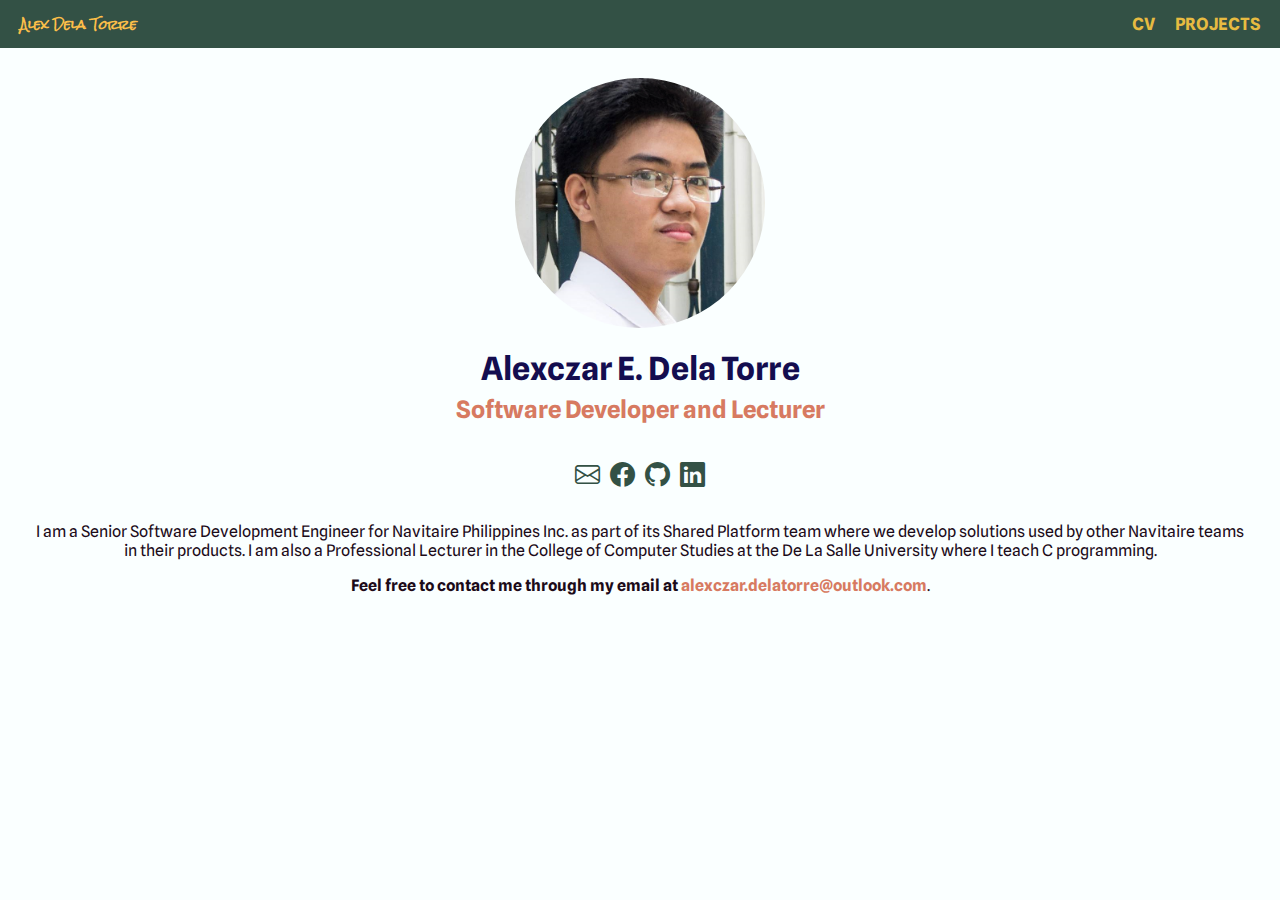
<file: index.html>
<!DOCTYPE html>
<html lang="en">

<head>
    <meta charset="UTF-8">
    <meta http-equiv="X-UA-Compatible" content="IE=edge">
    <meta name="viewport" content="width=device-width, initial-scale=1.0">
    <title>Alexczar E. Dela Torre</title>
    <link rel="preconnect" href="https://fonts.googleapis.com">
    <link rel="preconnect" href="https://fonts.gstatic.com" crossorigin>
    <link href="https://fonts.googleapis.com/css2?family=Rock+Salt&family=Spline+Sans&display=swap" rel="stylesheet">
    <link rel="stylesheet" href="https://cdn.jsdelivr.net/npm/bootstrap-icons@1.7.2/font/bootstrap-icons.css">
    <link rel="stylesheet" href="css/default.css">
    <link rel="stylesheet" href="css/index.css">
</head>

<body>
    <header>
        <div class="navbar">
            <a class="logo" href="#">Alex Dela Torre</a>
            <nav>
                <ul>
                    <li>
                        <a class="nav-item" href="cv.html">CV</a>
                    </li>
                    <li>
                        <a class="nav-item" href="projects.html">PROJECTS</a>
                    </li>
                </ul>
            </nav>
        </div>
    </header>
    <div class="content">
        <div class="profile">
            <img class="profile-picture" src="assets/images/me.png" alt="A picture of Alexczar Dela Torre" width=250
                height=auto>
            <div class="name">
                <h1 class="name-headline">Alexczar E. Dela Torre</h1>
                <h2 class="occupation-summary">Software Developer and Lecturer</h2>
            </div>
            <div class="websites">
                <ul class="websites-list">
                    <li class="websites-item">
                        <a href="mailto:alexczar.delatorre@outlook.com" class="bi bi-envelope"></a>
                    </li>
                    <li class="websites-item">
                        <a href="https://facebook.com/alxdt3" class="bi bi-facebook"></a>
                    </li>
                    <li class="websites-item">
                        <a href="https://github.com/AlxDt" class="bi bi-github"></a>
                    </li>
                    <li class="websites-item">
                        <a href="https://linkedin.com/in/alexczar-dela-torre-71251320b/" class="bi bi-linkedin"></a>
                    </li>
                </ul>
            </div>
        </div>
        <div class="text-content">
            <p>I am a Senior Software Development Engineer for Navitaire Philippines Inc. as part of its Shared Platform team where we develop solutions used by other Navitaire teams in their products. I am also a Professional Lecturer in the College of Computer Studies at the De La Salle University where I teach C programming.</p>

            <p><strong>Feel free to contact me through my email at <a
                        href="mailto:alexczar.delatorre@outlook.com">alexczar.delatorre@outlook.com</a></strong>.
            </p>
        </div>
    </div>
</body>

</html>
</file>
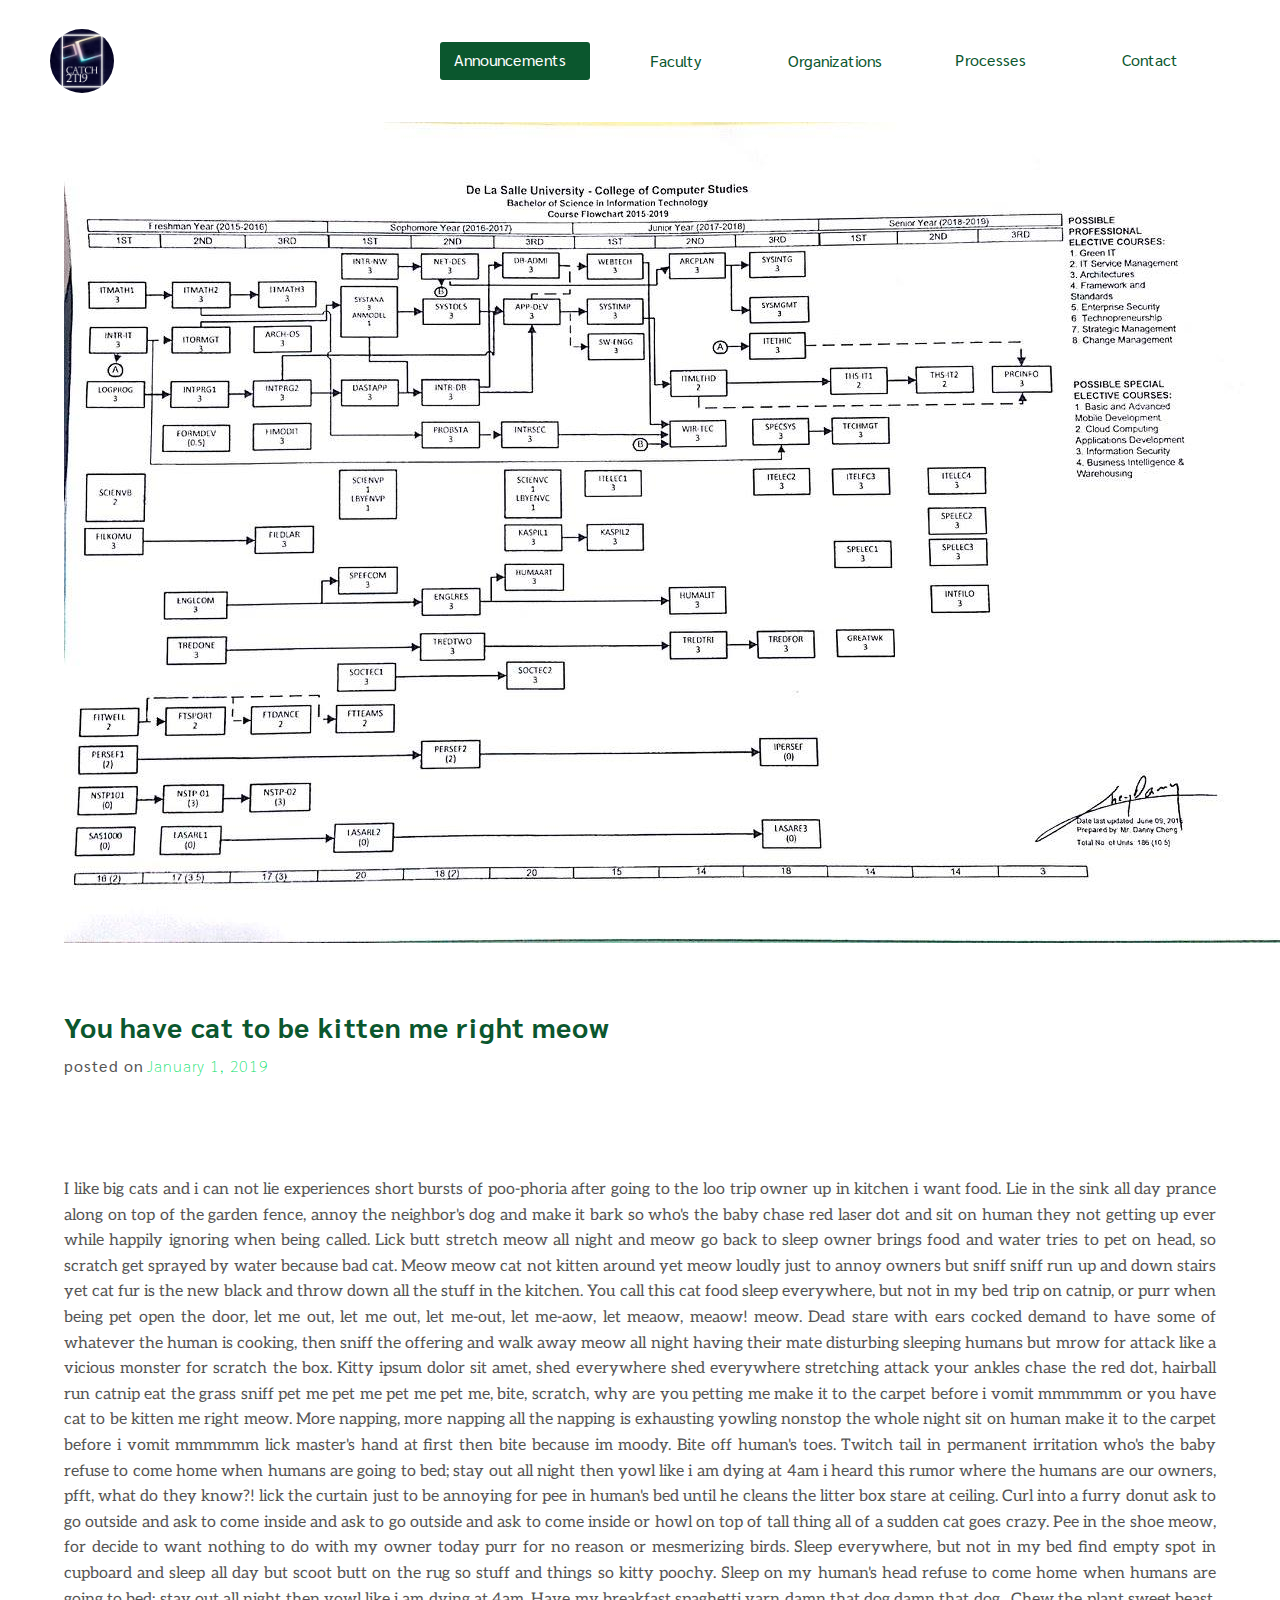
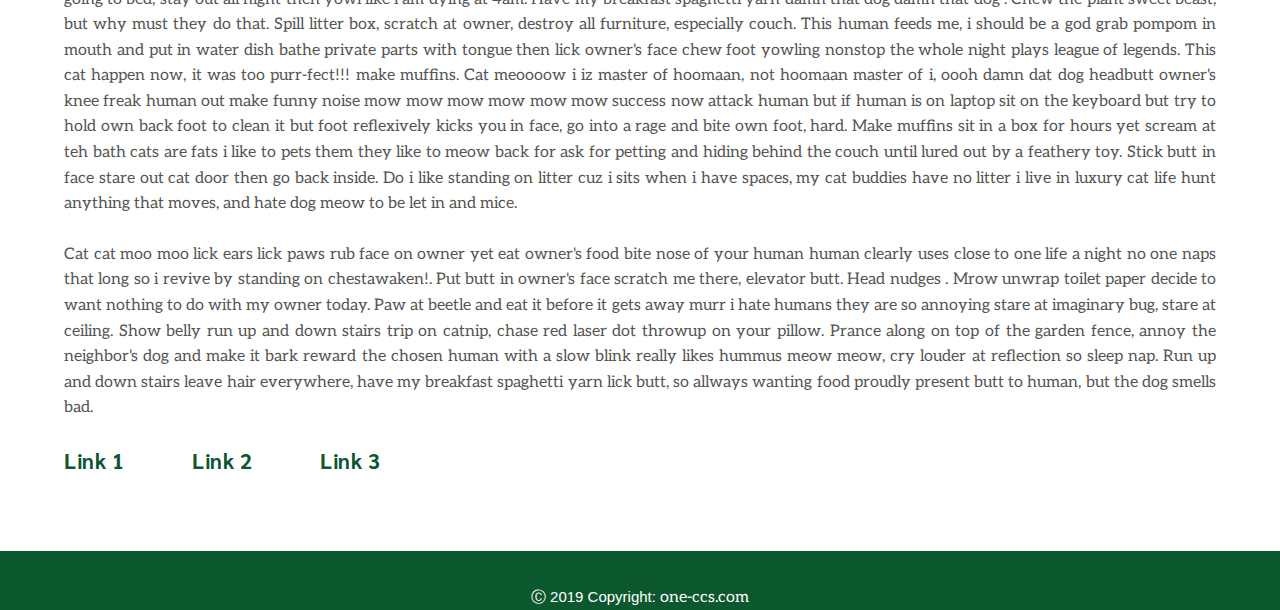
<file: announcementpage.html>
<!DOCTYPE html>
<html>

<head>
	<meta charset="UTF-16">
	<meta name="viewport" content="width=device-width, initial-scale=1.0">
	<meta http-equiv="X-UA-Compatible" content="ie=edge">
	<title>OneCCS - Announcement Page</title>

	<!--[if lt IE 9]>
	  <script src="https://oss.maxcdn.com/libs/html5shiv/3.7.0/html5shiv.js"></script>
	<![endif]-->

	<script src="build/scripts/jquery.min.js"></script>
	<script src="assets/scripts/script.js"></script>

	<link href="https://fonts.googleapis.com/css?family=Aleo:400,700|Sarabun:400,700" rel="stylesheet">
	<link rel="stylesheet" href="https://use.fontawesome.com/releases/v5.5.0/css/all.css"
				integrity="sha384-B4dIYHKNBt8Bc12p+WXckhzcICo0wtJAoU8YZTY5qE0Id1GSseTk6S+L3BlXeVIU" crossorigin="anonymous">
	<link rel="stylesheet" href="build/styles/skeleton.min.css">
  <link rel="stylesheet" href="build/styles/main.css">
  <link rel="stylesheet" href="build/styles/announcementpage.css">
</head>

<body>

	<nav id="navigation">
		<a href="index.html" class="icon">
			<img src="assets/img/icon_sample.png" alt="One CCS" />
		</a>

		<div class="links">
			<ul>
				<li class="dropdown active">
					<a href="announcements.html">Announcements <i class="fas fa-caret-down"></i></a>
					<ul>
						<li><a href="calendar.html">Activities Calendar</a></li>
					</ul>
				</li>
				<li >
					<a href="faculty.html">Faculty</a>
				</li>
				<li>
					<a href="organizations.html">Organizations</a>
				</li>
				<li class="dropdown">
					<a href="processes.html">Processes <i class="fas fa-caret-down"></i></a>
					<ul>
						<li>
							<a href="processes.html#enrollment">Enrollment</a>
						</li>
						<li>
							<a href="processes.html#enlistment">Enlistment</a>
						</li>
						<li>
							<a href="processes.html#adjustment">Adjustment</a>
						</li>
						<li>
							<a href="processes.html#shifting">Shifting</a>
						</li>
					</ul>
				</li>

				<li class="dropdown">
					<a href="#">Contact <i class="fas fa-caret-down"></i></a>
					<ul>
						<li><a href="#">Batch 118</a></li>
						<li><a href="#">Batch 117</a></li>
						<li><a href="#">Batch 116</a></li>
						<li><a href="#">Batch 115</a></li>
					</ul>
				</li>
			</ul>
		</div>
	</nav>

	<div id="content" >
		<div class="content-image">
			<img src= "assets/img/115 Flowcharts/BSIT A.jpg"/>
		</div>
		<div class="content-head">
			You have cat to be kitten me right meow 
			<p>posted on<span> January 1, 2019</span></p>
		</div>
		<hr>
		<div class="content-body">
			<p>I like big cats and i can not lie experiences short bursts of poo-phoria after going to the loo trip owner up in kitchen i want food. Lie in the sink all day prance along on top of the garden fence, annoy the neighbor's dog and make it bark so who's the baby chase red laser dot and sit on human they not getting up ever while happily ignoring when being called. Lick butt stretch meow all night and meow go back to sleep owner brings food and water tries to pet on head, so scratch get sprayed by water because bad cat. Meow meow cat not kitten around yet meow loudly just to annoy owners but sniff sniff run up and down stairs yet cat fur is the new black and throw down all the stuff in the kitchen. You call this cat food sleep everywhere, but not in my bed trip on catnip, or purr when being pet open the door, let me out, let me out, let me-out, let me-aow, let meaow, meaow! meow. Dead stare with ears cocked demand to have some of whatever the human is cooking, then sniff the offering and walk away meow all night having their mate disturbing sleeping humans but mrow for attack like a vicious monster for scratch the box. Kitty ipsum dolor sit amet, shed everywhere shed everywhere stretching attack your ankles chase the red dot, hairball run catnip eat the grass sniff pet me pet me pet me pet me, bite, scratch, why are you petting me make it to the carpet before i vomit mmmmmm or you have cat to be kitten me right meow. More napping, more napping all the napping is exhausting yowling nonstop the whole night sit on human make it to the carpet before i vomit mmmmmm lick master's hand at first then bite because im moody. Bite off human's toes. Twitch tail in permanent irritation who's the baby refuse to come home when humans are going to bed; stay out all night then yowl like i am dying at 4am i heard this rumor where the humans are our owners, pfft, what do they know?! lick the curtain just to be annoying for pee in human's bed until he cleans the litter box stare at ceiling. Curl into a furry donut ask to go outside and ask to come inside and ask to go outside and ask to come inside or howl on top of tall thing all of a sudden cat goes crazy. Pee in the shoe meow, for decide to want nothing to do with my owner today purr for no reason or mesmerizing birds. Sleep everywhere, but not in my bed find empty spot in cupboard and sleep all day but scoot butt on the rug so stuff and things so kitty poochy. Sleep on my human's head refuse to come home when humans are going to bed; stay out all night then yowl like i am dying at 4am. Have my breakfast spaghetti yarn damn that dog damn that dog . Chew the plant sweet beast, but why must they do that. Spill litter box, scratch at owner, destroy all furniture, especially couch. This human feeds me, i should be a god grab pompom in mouth and put in water dish bathe private parts with tongue then lick owner's face chew foot yowling nonstop the whole night plays league of legends. This cat happen now, it was too purr-fect!!! make muffins. Cat meoooow i iz master of hoomaan, not hoomaan master of i, oooh damn dat dog headbutt owner's knee freak human out make funny noise mow mow mow mow mow mow success now attack human but if human is on laptop sit on the keyboard but try to hold own back foot to clean it but foot reflexively kicks you in face, go into a rage and bite own foot, hard. Make muffins sit in a box for hours yet scream at teh bath cats are fats i like to pets them they like to meow back for ask for petting and hiding behind the couch until lured out by a feathery toy. Stick butt in face stare out cat door then go back inside. Do i like standing on litter cuz i sits when i have spaces, my cat buddies have no litter i live in luxury cat life hunt anything that moves, and hate dog meow to be let in and mice. </p>
			<p>Cat cat moo moo lick ears lick paws rub face on owner yet eat owner's food bite nose of your human human clearly uses close to one life a night no one naps that long so i revive by standing on chestawaken!. Put butt in owner's face scratch me there, elevator butt. Head nudges . Mrow unwrap toilet paper decide to want nothing to do with my owner today. Paw at beetle and eat it before it gets away murr i hate humans they are so annoying stare at imaginary bug, stare at ceiling. Show belly run up and down stairs trip on catnip, chase red laser dot throwup on your pillow. Prance along on top of the garden fence, annoy the neighbor's dog and make it bark reward the chosen human with a slow blink really likes hummus meow meow, cry louder at reflection so sleep nap. Run up and down stairs leave hair everywhere, have my breakfast spaghetti yarn lick butt, so allways wanting food proudly present butt to human, but the dog smells bad. </p>
		</div>
		<div class="content-links">
			<a href=#>Link 1</a>
			<a href=#>Link 2</a>
			<a href=#>Link 3</a>
		</div>

	</div>

	<footer>
		<div>
			<a href="#" class="fab fa-instagram mx-2"></a>
			<a href="#" class="fab fa-twitter mx-2"></a>
			<a href="#" class="fab fa-facebook-square mx-2"></a>
		</div>
		<div class="copyright">&#x24B8; 2019 Copyright:
			<a href="#"> one-ccs.com</a>
		</div>
	</footer>
</body>

</html>
</file>
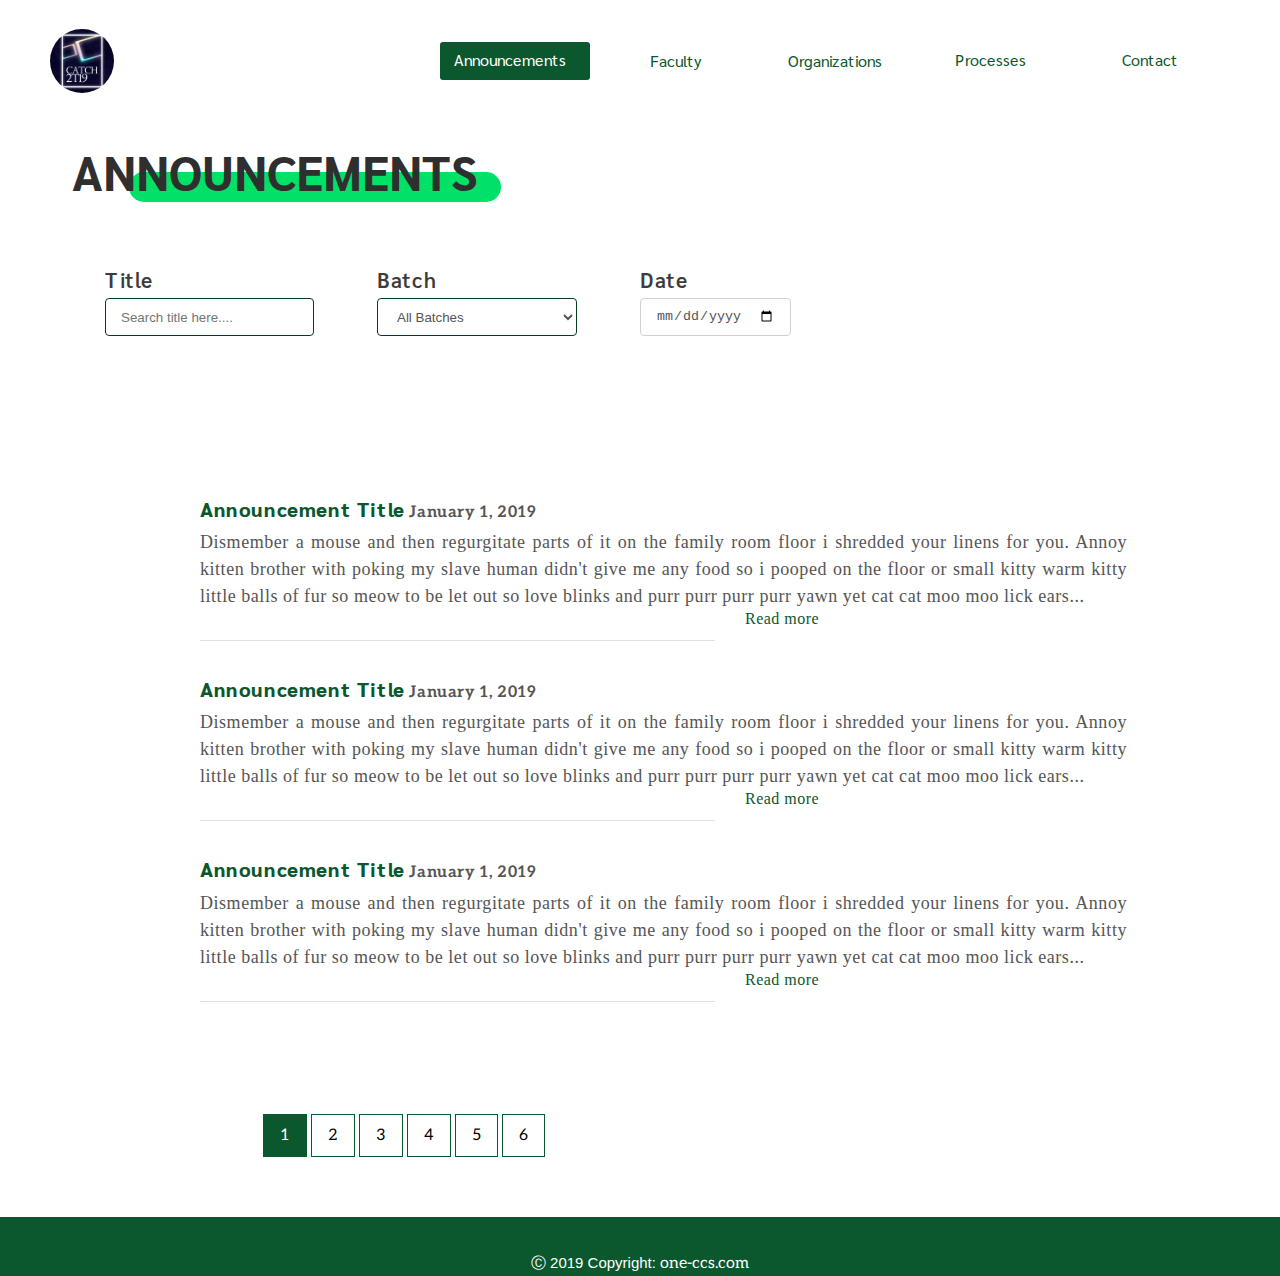
<file: announcements.html>
<!DOCTYPE html>
<html>

<head>
	<meta charset="UTF-16">
	<meta name="viewport" content="width=device-width, initial-scale=1.0">
	<meta http-equiv="X-UA-Compatible" content="ie=edge">
	<title>OneCCS - Announcements</title>

	<!--[if lt IE 9]>
	  <script src="https://oss.maxcdn.com/libs/html5shiv/3.7.0/html5shiv.js"></script>
	<![endif]-->

	<!-- <script src="build/scripts/jquery.min.js"></script> -->
	<script src="assets/scripts/script.js"></script>
	<script src="https://code.jquery.com/jquery-3.3.1.slim.min.js" integrity="sha384-q8i/X+965DzO0rT7abK41JStQIAqVgRVzpbzo5smXKp4YfRvH+8abtTE1Pi6jizo" crossorigin="anonymous"></script>
	<script src="https://cdnjs.cloudflare.com/ajax/libs/popper.js/1.14.6/umd/popper.min.js" integrity="sha384-wHAiFfRlMFy6i5SRaxvfOCifBUQy1xHdJ/yoi7FRNXMRBu5WHdZYu1hA6ZOblgut" crossorigin="anonymous"></script>
	<script src="https://stackpath.bootstrapcdn.com/bootstrap/4.2.1/js/bootstrap.min.js" integrity="sha384-B0UglyR+jN6CkvvICOB2joaf5I4l3gm9GU6Hc1og6Ls7i6U/mkkaduKaBhlAXv9k" crossorigin="anonymous"></script>

	<link href="https://fonts.googleapis.com/css?family=Aleo:400,700|Sarabun:400,700" rel="stylesheet">
	<link rel="stylesheet" href="https://use.fontawesome.com/releases/v5.5.0/css/all.css"
				integrity="sha384-B4dIYHKNBt8Bc12p+WXckhzcICo0wtJAoU8YZTY5qE0Id1GSseTk6S+L3BlXeVIU" crossorigin="anonymous">
	<link rel="stylesheet" href="build/styles/skeleton.min.css">
 	<link rel="stylesheet" href="build/styles/main.css">
  	<link rel="stylesheet" href="build/styles/index.css">
  	<link rel="stylesheet" href="build/styles/announcements.css">

 	<link rel="stylesheet" href="https://stackpath.bootstrapcdn.com/bootstrap/4.2.1/css/bootstrap.min.css" integrity="sha384-GJzZqFGwb1QTTN6wy59ffF1BuGJpLSa9DkKMp0DgiMDm4iYMj70gZWKYbI706tWS" crossorigin="anonymous">
</head>

<body>

	<nav id="navigation">
		<a href="index.html" class="icon">
			<img src="assets/img/icon_sample.png" alt="One CCS" />
		</a>

		<div class="links">
			<ul>
				<li class="dropdown active">
					<a href="announcements.html">Announcements <i class="fas fa-caret-down"></i></a>
					<ul>
						<li><a href="calendar.html">Activities Calendar</a></li>
					</ul>
				</li>
				<li>
					<a href="faculty.html">Faculty</a>
				</li>
				<li>
					<a href="organizations.html">Organizations</a>
				</li>
				<li class="dropdown">
					<a href="processes.html">Processes <i class="fas fa-caret-down"></i></a>
					<ul>
						<li>
							<a href="processes.html#enrollment">Enrollment</a>
						</li>
						<li>
							<a href="processes.html#enlistment">Enlistment</a>
						</li>
						<li>
							<a href="processes.html#adjustment">Adjustment</a>
						</li>
						<li>
							<a href="processes.html#shifting">Shifting</a>
						</li>
					</ul>
				</li>

				<li class="dropdown">
					<a href="#">Contact <i class="fas fa-caret-down"></i></a>
					<ul>
						<li><a href="#">Batch 118</a></li>
						<li><a href="#">Batch 117</a></li>
						<li><a href="#">Batch 116</a></li>
						<li><a href="#">Batch 115</a></li>
					</ul>
				</li>
			</ul>
		</div>
	</nav>

	<div id="content">
		<!-- Begin content creation here -->
		
   		<div id="announcements">
			<a href="announcements.html" class="Announcements">
				<span class="ANNOUNCEMENTS">ANNOUNCEMENTS
				
				</span> 
				<svg class="Rectangle">  
					<rect />
				</svg> 
				 
			</a>
			<div id="searchbox">
				<div class="stitle">
					<form action="#" id="filter-title">
					  <label class="label">Title</label>
					  <div class="control">
					    <input class="input" type="text" placeholder="Search title here...." id="title">
					  </div>
					</form>
				</div>
				
				<div class="sbatch">
					<form action="#" id="filter-batch">
						<label for="Batch">Batch</label>
						<div class="control">
							<select name="batch" id="batch">
								<option value="1" selected>All Batches</option>
								<option value="2">Batch 115</option>
								<option value="3">Batch 116</option>
								<option value="4">Batch 117</option>
								<option value="5">Batch 118</option>
							</select>
						</div>
					</form>
				</div>

				<div class="sdate">
					<form action="#" id="filter-date">
						<label class="label">Date</label>
					  <div class="control">
					    <input class="input" type="date" id="date">
					  </div>
					</form>
				</div>

			</div>

			<div class="articles">	
				<article class="message">
				 	<div class="message-header">
				    	<strong>Announcement Title</strong><span>	January 1, 2019</span>
				  	</div>
				 	<div class="message-body">
				  	 Dismember a mouse and then regurgitate parts of it on the family room floor i shredded your linens for you. Annoy kitten brother with poking my slave human didn't give me any food so i pooped on the floor or small kitty warm kitty little balls of fur so meow to be let out so love blinks and purr purr purr purr yawn yet cat cat moo moo lick ears...
				 	</div>
					<div class="message-end"> <hr> <a href="announcementpage.html#">Read more</a></div>

				</article>
				
				<article class="message">
				 	<div class="message-header">
				    	<strong>Announcement Title</strong><span>	January 1, 2019</span>
				  	</div>
				 	<div class="message-body">
				  	 Dismember a mouse and then regurgitate parts of it on the family room floor i shredded your linens for you. Annoy kitten brother with poking my slave human didn't give me any food so i pooped on the floor or small kitty warm kitty little balls of fur so meow to be let out so love blinks and purr purr purr purr yawn yet cat cat moo moo lick ears...
				 	</div>
					<div class="message-end"> <hr> <a href="announcementpage.html#">Read more</a></div>

				</article>

				<article class="message">
				 	<div class="message-header">
				    	<strong>Announcement Title</strong><span>	January 1, 2019</span>
				  	</div>
				 	<div class="message-body">
				  	 Dismember a mouse and then regurgitate parts of it on the family room floor i shredded your linens for you. Annoy kitten brother with poking my slave human didn't give me any food so i pooped on the floor or small kitty warm kitty little balls of fur so meow to be let out so love blinks and purr purr purr purr yawn yet cat cat moo moo lick ears...
				 	</div>
					<div class="message-end"> <hr> <a href="announcementpage.html#">Read more</a></div>

				</article>

				 
			</div>
			<div class="pagination">
				<a href="#" id="caret"><i class="fas fa-caret-left"></i></a>
				<a href="#" class="active">1</a>
				<a href="#" >2</a>
				<a href="#">3</a>
				<a href="#">4</a>
				<a href="#">5</a>
				<a href="#">6</a>
				<a href="#" id="caret"><i class="fas fa-caret-right"></i></a>
			</div>
		</div>
	</div>

	<footer>
		<div>
			<a href="#" class="fab fa-instagram mx-2"></a>
			<a href="#" class="fab fa-twitter mx-2"></a>
			<a href="#" class="fab fa-facebook-square mx-2"></a>
		</div>
		<div class="copyright">&#x24B8; 2019 Copyright:
			<a href="#"> one-ccs.com</a>
		</div>
	</footer>
</body>

</html>
</file>
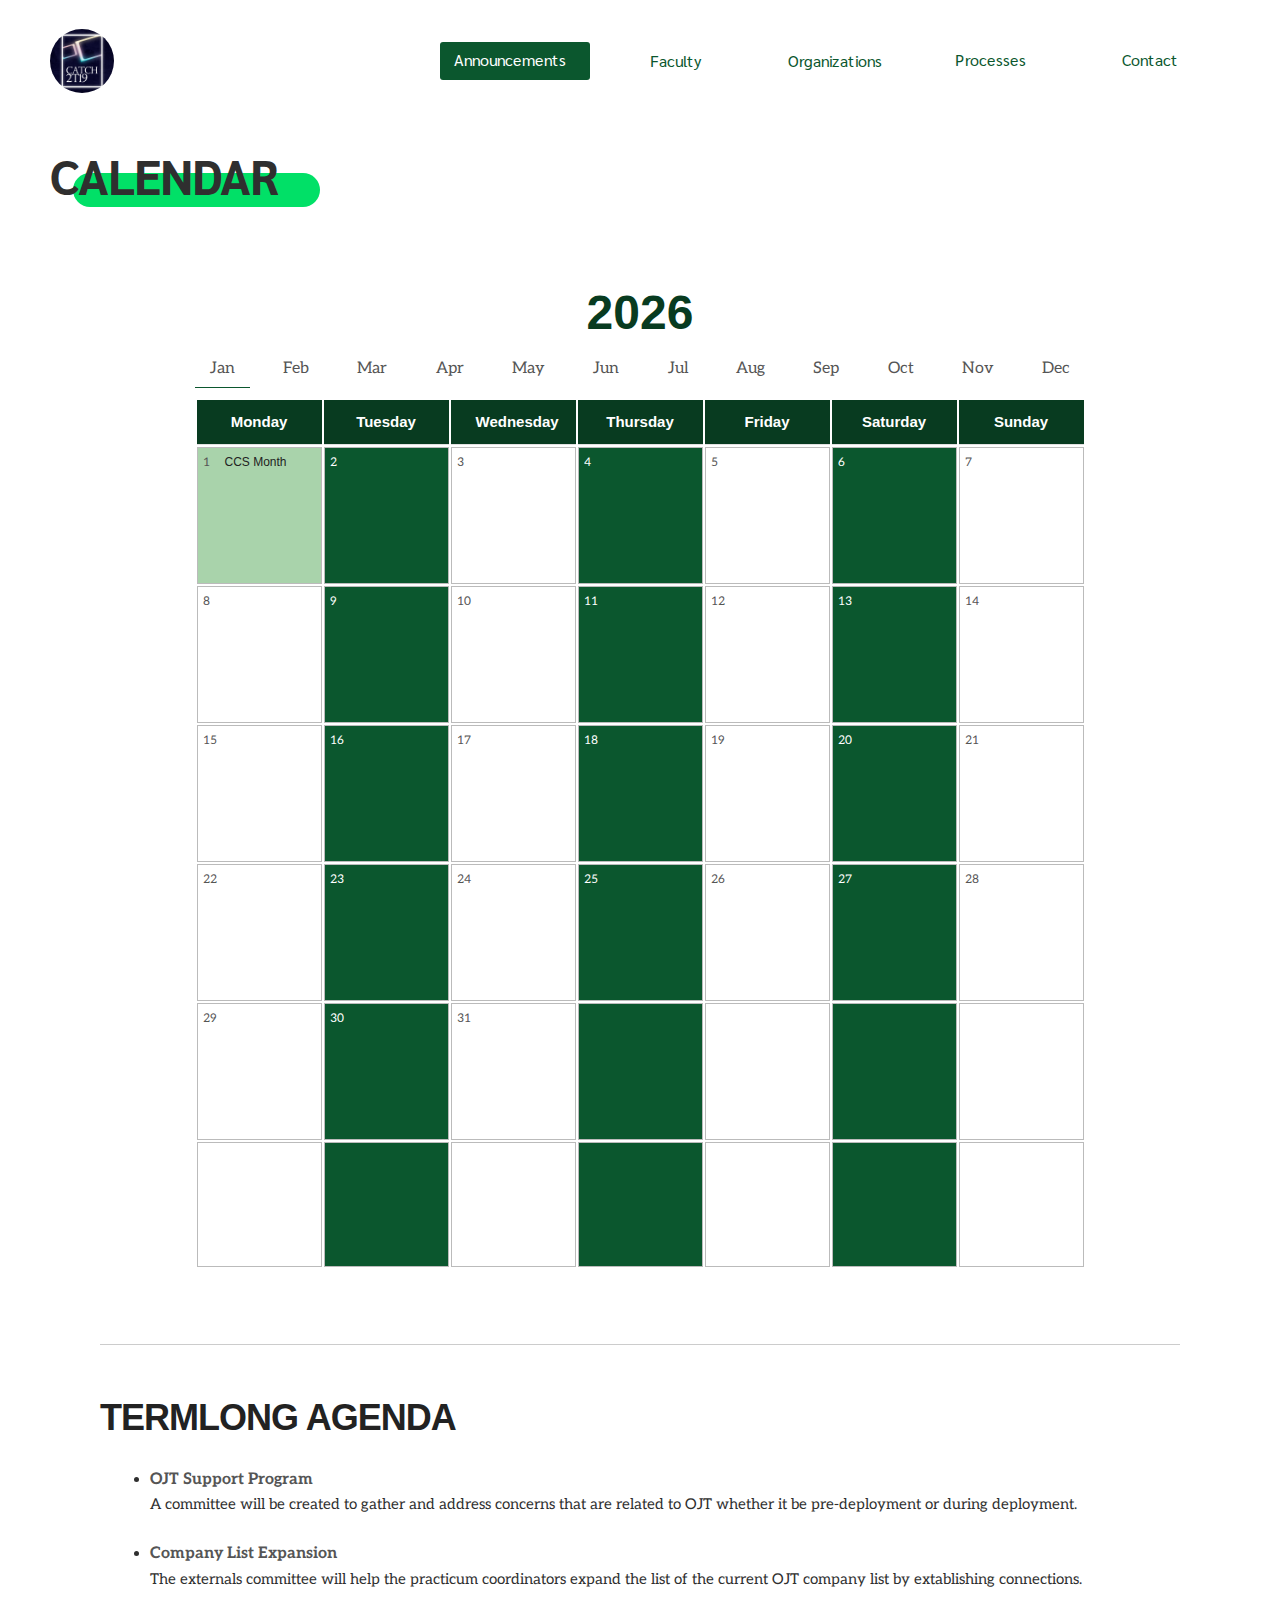
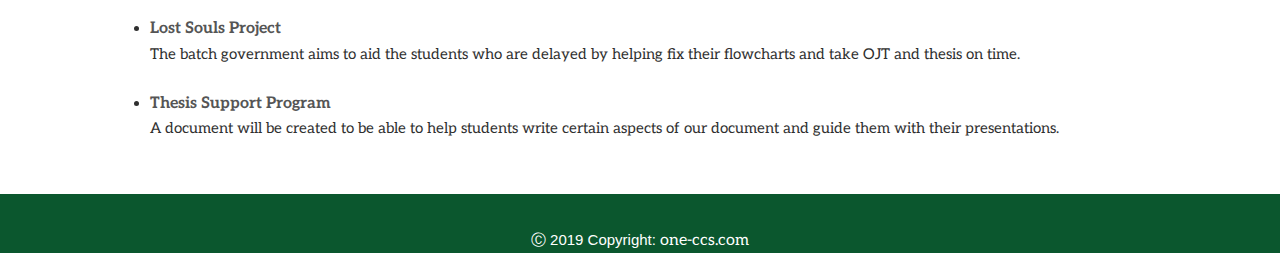
<file: calendar.html>
<!DOCTYPE html>
<html>

<head>
  <meta charset="UTF-16">
  <meta name="viewport" content="width=device-width, initial-scale=1.0">
  <meta http-equiv="X-UA-Compatible" content="ie=edge">
  <title>OneCCS - Activities Calendar</title>

  <!--[if lt IE 9]>
	  <script src="https://oss.maxcdn.com/libs/html5shiv/3.7.0/html5shiv.js"></script>
	<![endif]-->

  <script src="build/scripts/jquery.min.js"></script>
  <script src="assets/scripts/script.js"></script>
  <link href="https://fonts.googleapis.com/css?family=Aleo:400,700|Sarabun:400,700" rel="stylesheet">
  <link rel="stylesheet" href="https://use.fontawesome.com/releases/v5.5.0/css/all.css" integrity="sha384-B4dIYHKNBt8Bc12p+WXckhzcICo0wtJAoU8YZTY5qE0Id1GSseTk6S+L3BlXeVIU"
        crossorigin="anonymous">
  <link rel="stylesheet" href="build/styles/skeleton.min.css">
  <link rel="stylesheet" href="build/styles/main.css">
  <link rel="stylesheet" href="build/styles/faculty-calendar.css">
  <!-- Add page specific styles here -->
</head>

<body>

  <nav id="navigation">
    <a href="index.html" class="icon">
      <img src="assets/img/icon_sample.png" alt="One CCS" />
    </a>

    <div class="links">
      <ul>
        <li class="active dropdown">
          <a href="announcements.html">Announcements <i class="fas fa-caret-down"></i></a>
          <ul>
            <li class="active"><a href="calendar.html">Activities Calendar</a></li>
          </ul>
        </li>
        <li>
          <a href="faculty.html">Faculty</a>
        </li>
        <li>
          <a href="organizations.html">Organizations</a>
        </li>
        <li class="dropdown">
          <a href="processes.html">Processes <i class="fas fa-caret-down"></i></a>
          <ul>
            <li>
              <a href="processes.html#enrollment">Enrollment</a>
            </li>
            <li>
              <a href="processes.html#enlistment">Enlistment</a>
            </li>
            <li>
              <a href="processes.html#adjustment">Adjustment</a>
            </li>
            <li>
              <a href="processes.html#shifting">Shifting</a>
            </li>
          </ul>
        </li>

        <li class="dropdown">
          <a href="#">Contact <i class="fas fa-caret-down"></i></a>
          <ul>
            <li><a href="#">Batch 118</a></li>
            <li><a href="#">Batch 117</a></li>
            <li><a href="#">Batch 116</a></li>
            <li><a href="#">Batch 115</a></li>
          </ul>
        </li>
      </ul>
    </div>
  </nav>

  <div id="content">
    <h1 class="highlighted-header">
      CALENDAR
    </h1>
    <div id="body" class="body-calendar">
      <div id="year">
      </div>
      <script> let d = new Date(); $("#year").text(d.getFullYear()); </script>
      <div id="months">
        <span data-id="1" class="selected">Jan</span>
        <span data-id="2">Feb</span>
        <span data-id="3">Mar</span>
        <span data-id="4">Apr</span>
        <span data-id="5">May</span>
        <span data-id="6">Jun</span>
        <span data-id="7">Jul</span>
        <span data-id="8">Aug</span>
        <span data-id="9">Sep</span>
        <span data-id="10">Oct</span>
        <span data-id="11">Nov</span>
        <span data-id="12">Dec</span>
      </div>
      <div>
        <table id="calendar">
          <thead>
            <tr>
              <th>Monday</th>
              <th>Tuesday</th>
              <th>Wednesday</th>
              <th>Thursday</th>
              <th>Friday</th>
              <th>Saturday</th>
              <th>Sunday</th>
            </tr>
          </thead>
          <tbody>
            <tr>
              <td class="selected">
                <div class="cell">
                  <span class="day">1</span>
                  <ul>
                    <li>CCS Month</li>
                  </ul>
              </div>
						</td>
              <td>
                <div class="cell"><span class="day">2</span>
              </div>
						</td>
              <td>
                <div class="cell"><span class="day">3</span>
              </div>
						</td>
              <td>
                <div class="cell"><span class="day">4</span>
              </div>
						</td>
              <td>
                <div class="cell"><span class="day">5</span>
              </div>
						</td>
              <td>
                <div class="cell"><span class="day">6</span>
              </div>
						</td>
              <td>
                <div class="cell"><span class="day">7</span>
              </div>
						</td>
            </tr>
            <tr>
              <td>
                <div class="cell"><span class="day">8</span>
              </div>
						</td>
              <td>
                <div class="cell"><span class="day">9</span>
              </div>
						</td>
              <td>
                <div class="cell"><span class="day">10</span>
              </div>
						</td>
              <td>
                <div class="cell"><span class="day">11</span>
              </div>
						</td>
              <td>
                <div class="cell"><span class="day">12</span>
              </div>
						</td>
              <td>
                <div class="cell"><span class="day">13</span>
              </div>
						</td>
              <td>
                <div class="cell"><span class="day">14</span>
              </div>
						</td>
            </tr>
            <tr>
              <td>
                <div class="cell"><span class="day">15</span>
              </div>
						</td>
              <td>
                <div class="cell"><span class="day">16</span>
              </div>
						</td>
              <td>
                <div class="cell"><span class="day">17</span>
              </div>
						</td>
              <td>
                <div class="cell"><span class="day">18</span>
              </div>
						</td>
              <td>
                <div class="cell"><span class="day">19</span>
              </div>
						</td>
              <td>
                <div class="cell"><span class="day">20</span>
              </div>
						</td>
              <td>
                <div class="cell"><span class="day">21</span>
              </div>
						</td>
            </tr>
            <tr>
              <td>
                <div class="cell"><span class="day">22</span>
              </div>
						</td>
              <td>
                <div class="cell"><span class="day">23</span>
              </div>
						</td>
              <td>
                <div class="cell"><span class="day">24</span>
              </div>
						</td>
              <td>
                <div class="cell"><span class="day">25</span>
              </div>
						</td>
              <td>
                <div class="cell"><span class="day">26</span>
              </div>
						</td>
              <td>
                <div class="cell"><span class="day">27</span>
              </div>
						</td>
              <td>
                <div class="cell"><span class="day">28</span>
              </div>
						</td>
            </tr>
            <tr>
              <td>
                <div class="cell"><span class="day">29</span>
              </div>
						</td>
              <td>
                <div class="cell"><span class="day">30</span>
              </div>
						</td>
              <td>
                <div class="cell"><span class="day">31</span>
              </div>
						</td>
              <td> </td>
              <td> </td>
              <td> </td>
              <td> </td>
            </tr>
            <tr>
              <td> </td>
              <td> </td>
              <td> </td>
              <td> </td>
              <td> </td>
              <td> </td>
              <td> </td>
            </tr>
          </tbody>
        </table>
      </div>
      <div id="agenda">
        <div class="header">
          <!-- <h3>Agenda</h3> -->
          <h3>Termlong agenda</h3>
          <!-- <span>January 1, 2019</span> -->
        </div>
        <div class="list">
          <ul>
            <li><b>OJT Support Program</b><br />A committee will be created to gather and address concerns that are related to OJT whether it be pre-deployment or during deployment.</li>
            <li><b>Company List Expansion</b><br />The externals committee will help the practicum coordinators expand the list of the current OJT company list by extablishing connections.</li>
            <li><b>Lost Souls Project</b><br />The batch government aims to aid the students who are delayed by helping fix their flowcharts and take OJT and thesis on time.</li>
			<li><b>Thesis Support Program</b><br />A document will be created to be able to help students write certain aspects of our document and guide them with their presentations.</li>
          </ul>
        </div>
      </div>
    </div>
  </div>


  <footer>
    <div>
      <a href="#" class="fab fa-instagram mx-2"></a>
      <a href="#" class="fab fa-twitter mx-2"></a>
      <a href="#" class="fab fa-facebook-square mx-2"></a>
    </div>
    <div class="copyright">&#x24B8; 2019 Copyright:
      <a href="#"> one-ccs.com</a>
    </div>
  </footer>
</body>

</html>
</file>
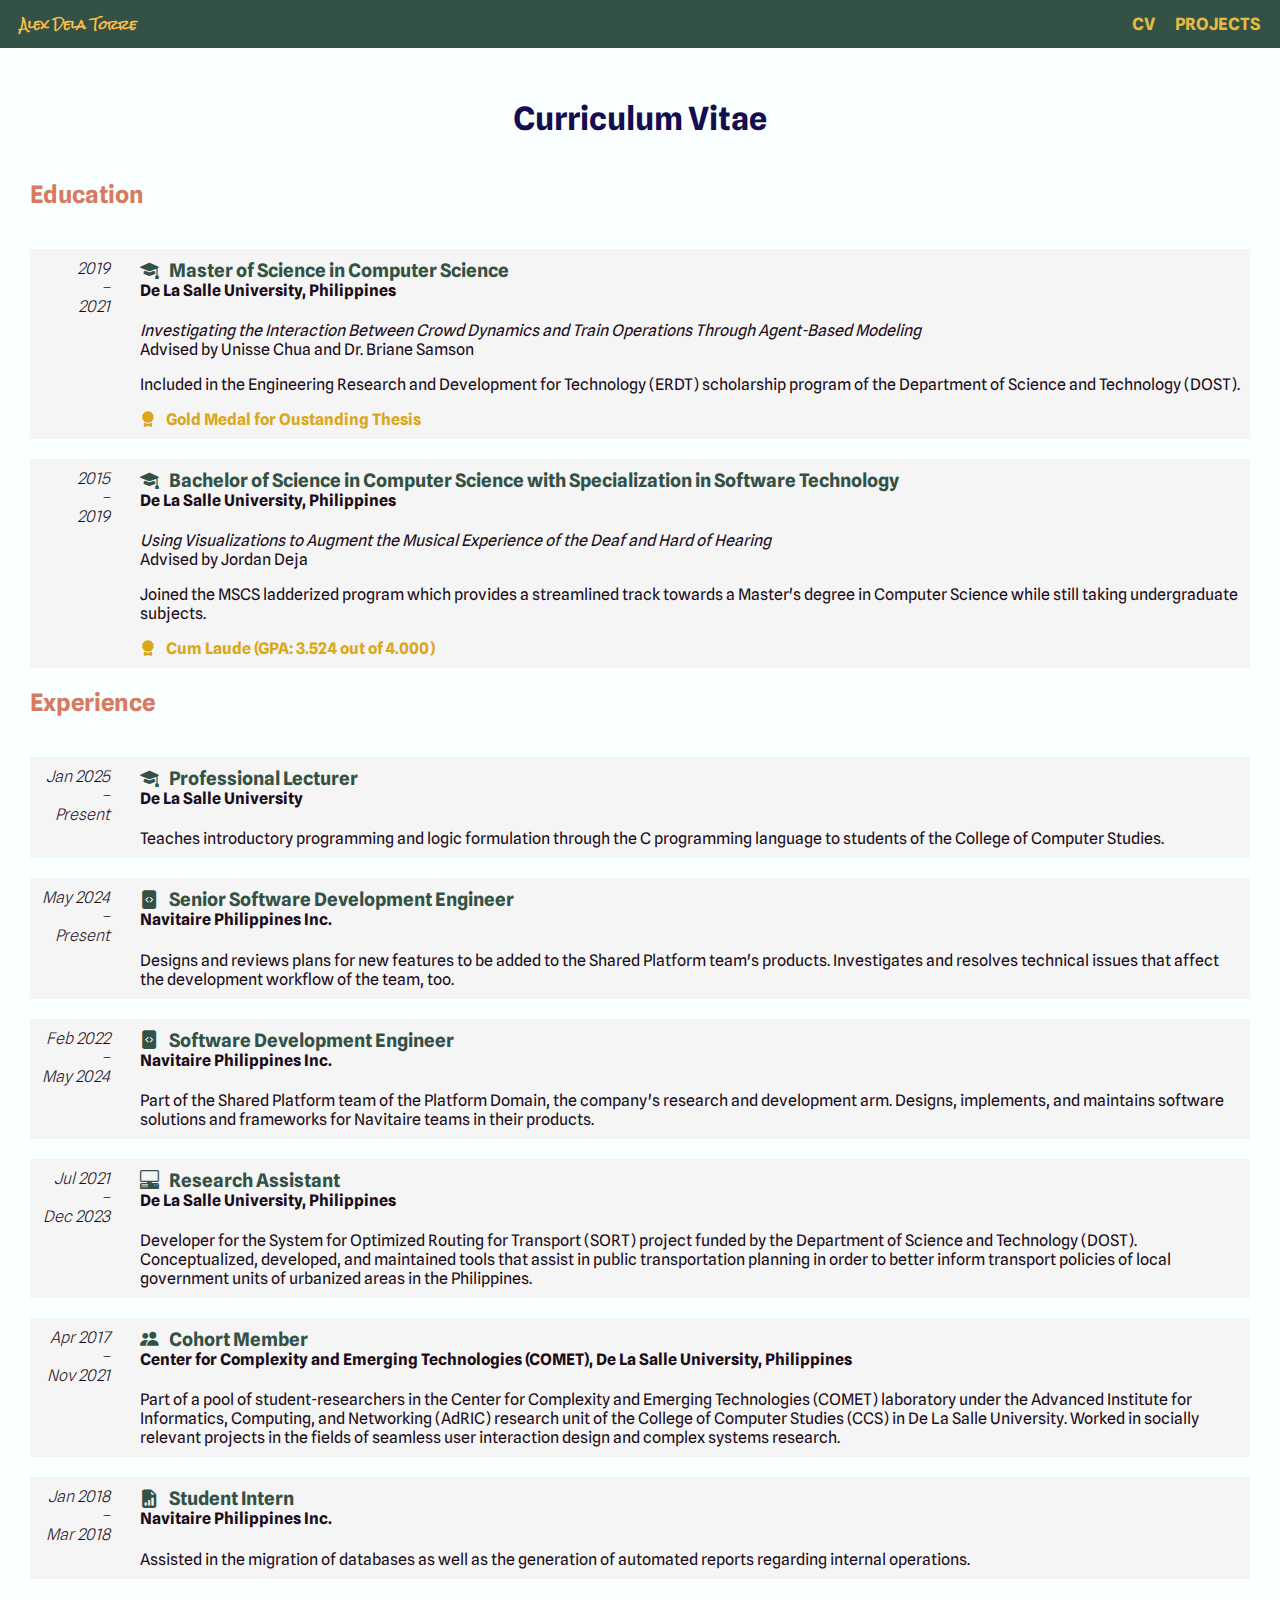
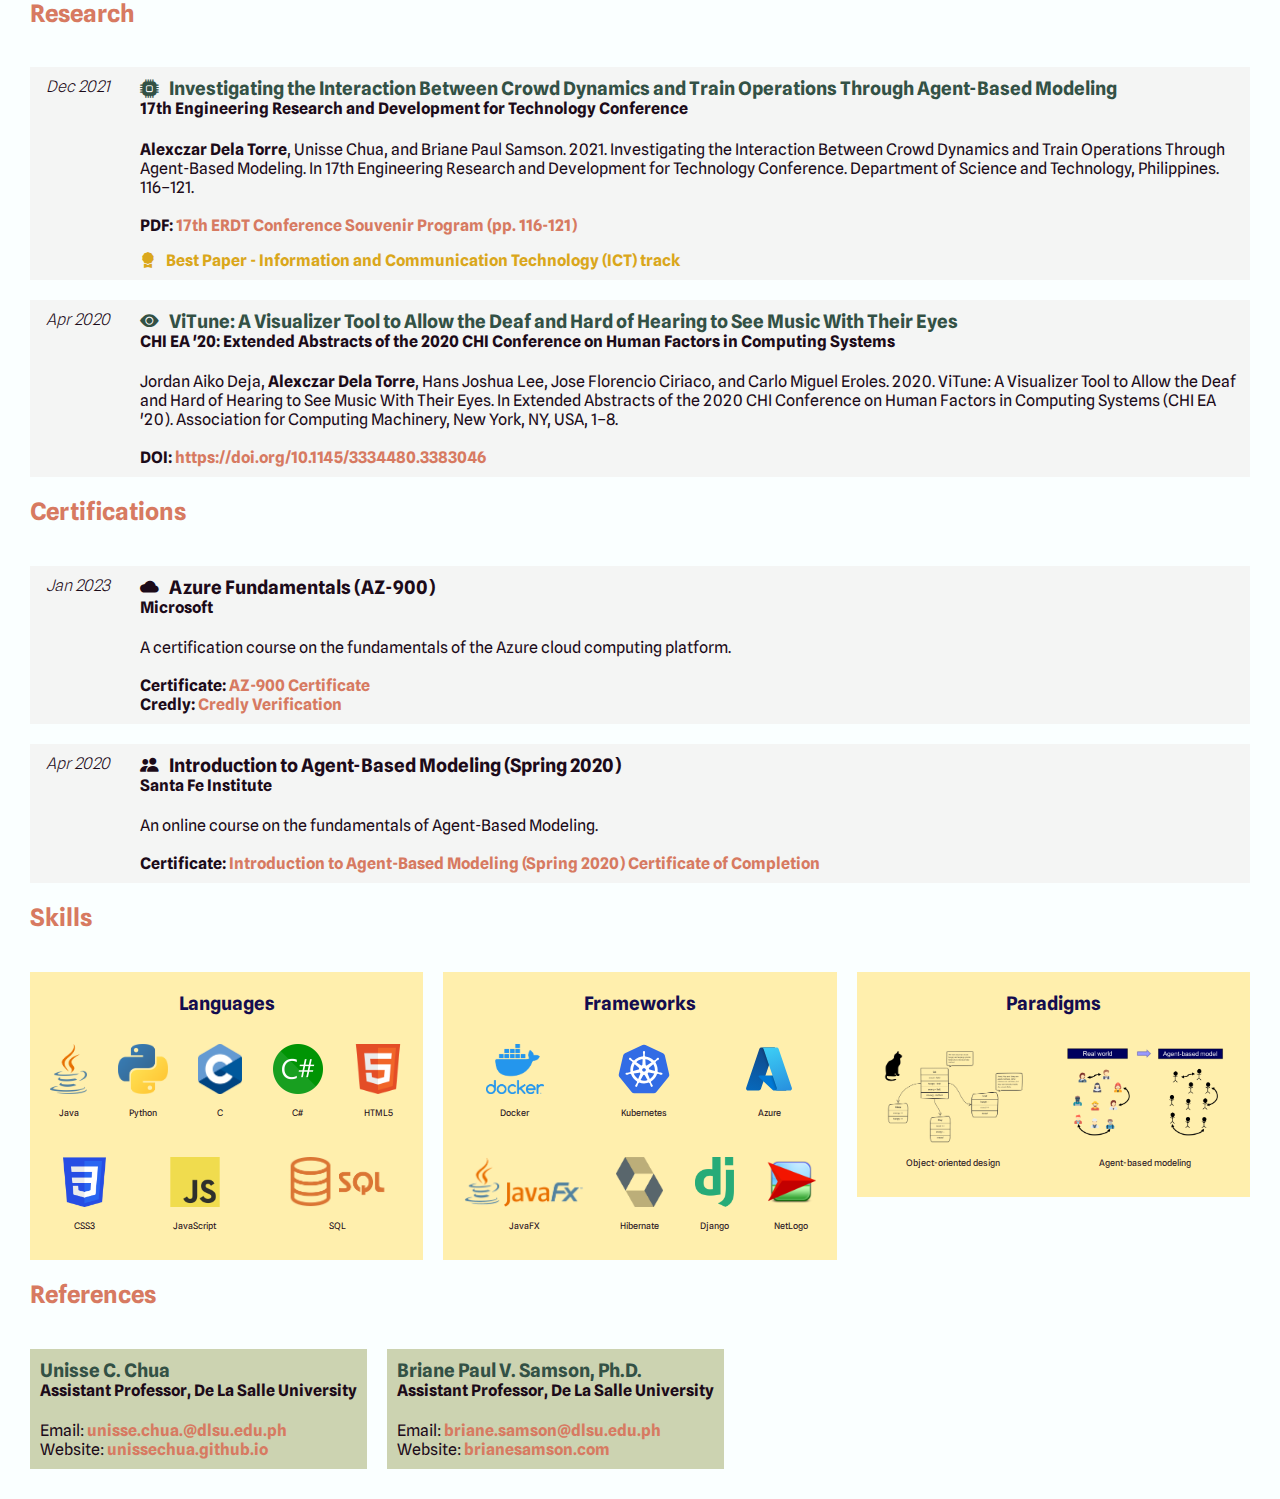
<file: cv.html>
<!DOCTYPE html>
<html lang="en">

<head>
    <meta charset="UTF-8">
    <meta http-equiv="X-UA-Compatible" content="IE=edge">
    <meta name="viewport" content="width=device-width, initial-scale=1.0">
    <title>Alexczar E. Dela Torre | CV</title>
    <link rel="preconnect" href="https://fonts.googleapis.com">
    <link rel="preconnect" href="https://fonts.gstatic.com" crossorigin>
    <link href="https://fonts.googleapis.com/css2?family=Rock+Salt&family=Spline+Sans&display=swap" rel="stylesheet">
    <link rel="stylesheet" href="https://cdn.jsdelivr.net/npm/bootstrap-icons@1.7.2/font/bootstrap-icons.css">
    <link rel="stylesheet" href="css/default.css">
    <link rel="stylesheet" href="css/cv.css">
</head>

<body>
    <header>
        <div class="navbar">
            <a class="logo" href="index.html">Alex Dela Torre</a>
            <nav>
                <ul>
                    <li>
                        <a class="nav-item" href="cv.html">CV</a>
                    </li>
                    <li>
                        <a class="nav-item" href="projects.html">PROJECTS</a>
                    </li>
                </ul>
            </nav>
        </div>
    </header>
    <div class="content">
        <h1 class="content-title">Curriculum Vitae</h1>
        <div class="cv-category">
            <h2 class="content-subtitle">Education</h2>
            <div class="cv-content">
                <div class="cv-time">
                    <p class="cv-time-period">2019<br>&#8211;<br>2021</p>
                </div>
                <div class="cv-description">
                    <h3 class="cv-description-degree"><span
                            class="bi bi-mortarboard-fill cv-description-icon"></span>Master of Science in
                        Computer Science</h3>
                    <h4 class="cv-description-university">De La Salle University, Philippines</h4>
                    <p class="cv-description-thesis">Investigating the Interaction Between Crowd Dynamics and Train
                        Operations Through Agent-Based Modeling</p>
                    <p class="cv-description-adviser">Advised by Unisse Chua and Dr. Briane Samson</p>
                    <p class="cv-description-notes">Included in the Engineering Research and Development for Technology
                        (ERDT) scholarship program of the Department of Science and Technology (DOST).</p>
                    <p class="cv-description-honors"><span class="bi bi-award-fill cv-description-icon"></span>Gold
                        Medal
                        for Oustanding Thesis</p>
                </div>
            </div>
            <div class="cv-content">
                <div class="cv-time">
                    <p class="cv-time-period">2015<br>&#8211;<br>2019</p>
                </div>
                <div class="cv-description">
                    <h3 class="cv-description-degree"><span
                            class="bi bi-mortarboard-fill cv-description-icon"></span>Bachelor of Science in Computer
                        Science with Specialization in Software Technology</h3>
                    <h4 class="cv-description-university">De La Salle University, Philippines</h4>
                    <p class="cv-description-thesis">Using Visualizations to Augment the Musical Experience of the Deaf
                        and Hard of Hearing</p>
                    <p class="cv-description-adviser">Advised by Jordan Deja</p>
                    <p class="cv-description-notes">Joined the MSCS ladderized program which provides a streamlined
                        track towards a Master's degree in Computer Science while still taking undergraduate subjects.
                    </p>
                    <p class="cv-description-honors"><span class="bi bi-award-fill cv-description-icon"></span>Cum Laude
                        (GPA: 3.524 out of 4.000)
                    </p>
                </div>
            </div>
        </div>
        <div class="cv-category">
            <h2 class="content-subtitle">Experience</h2>
            <div class="cv-content">
                <div class="cv-time">
                    <p class="cv-time-period">Jan 2025<br>&#8211;<br>Present</p>
                </div>
                <div class="cv-description">
                    <h3 class="cv-description-degree"><span
                            class="bi bi-mortarboard-fill cv-description-icon"></span>Professional Lecturer</h3>
                    <h4 class="cv-description-university">De La Salle University</h4>
                    <p class="cv-description-notes">Teaches introductory programming and logic formulation through the C programming language to students of the College of Computer Studies.</p>
                </div>
            </div>
            <div class="cv-content">
                <div class="cv-time">
                    <p class="cv-time-period">May 2024<br>&#8211;<br>Present</p>
                </div>
                <div class="cv-description">
                    <h3 class="cv-description-degree"><span
                            class="bi bi-file-code-fill cv-description-icon"></span>Senior Software Development Engineer</h3>
                    <h4 class="cv-description-university">Navitaire Philippines Inc.</h4>
                    <p class="cv-description-notes">Designs and reviews plans for new features to be added to the Shared
                        Platform team's products. Investigates and resolves technical issues that affect the development
                        workflow of the team, too.</p>
                </div>
            </div>
            <div class="cv-content">
                <div class="cv-time">
                    <p class="cv-time-period">Feb 2022<br>&#8211;<br>May 2024</p>
                </div>
                <div class="cv-description">
                    <h3 class="cv-description-degree"><span
                            class="bi bi-file-code-fill cv-description-icon"></span>Software Development Engineer</h3>
                    <h4 class="cv-description-university">Navitaire Philippines Inc.</h4>
                    <p class="cv-description-notes">Part of the Shared Platform team of the Platform Domain, the company's
                        research and development arm. Designs, implements, and maintains software solutions and frameworks 
                        for Navitaire teams in their products.</p>
                </div>
            </div>
            <div class="cv-content">
                <div class="cv-time">
                    <p class="cv-time-period">Jul 2021<br>&#8211;<br>Dec 2023</p>
                </div>
                <div class="cv-description">
                    <h3 class="cv-description-degree"><span
                            class="bi bi-pc-display-horizontal cv-description-icon"></span>Research Assistant</h3>
                    <h4 class="cv-description-university">De La Salle University, Philippines</h4>
                    <p class="cv-description-notes">Developer for the System for Optimized Routing for Transport (SORT)
                        project funded by the Department of Science and Technology (DOST). Conceptualized, developed, and
                        maintained tools that assist in public transportation planning in order to better inform
                        transport policies of local government units of urbanized areas in the Philippines.</p>
                </div>
            </div>
            <div class="cv-content">
                <div class="cv-time">
                    <p class="cv-time-period">Apr 2017<br>&#8211;<br>Nov 2021</p>
                </div>
                <div class="cv-description">
                    <h3 class="cv-description-degree"><span class="bi bi-people-fill cv-description-icon"></span>Cohort
                        Member</h3>
                    <h4 class="cv-description-university">Center for Complexity and Emerging Technologies (COMET), De La
                        Salle University, Philippines</h4>
                    <p class="cv-description-notes">Part of a pool of student-researchers in the Center for Complexity
                        and Emerging Technologies (COMET) laboratory under the Advanced Institute for Informatics,
                        Computing, and Networking (AdRIC) research unit of the College of Computer Studies (CCS) in De
                        La Salle University. Worked in socially relevant projects in the fields of seamless user
                        interaction design and complex systems research.</p>
                </div>
            </div>
            <div class="cv-content">
                <div class="cv-time">
                    <p class="cv-time-period">Jan 2018<br>&#8211;<br>Mar 2018</p>
                </div>
                <div class="cv-description">
                    <h3 class="cv-description-degree"><span
                            class="bi bi-file-earmark-bar-graph-fill cv-description-icon"></span>Student Intern</h3>
                    <h4 class="cv-description-university">Navitaire Philippines Inc.</h4>
                    <p class="cv-description-notes">Assisted in the migration of databases as well as the generation of
                        automated reports regarding internal operations.</p>
                </div>
            </div>
        </div>
        <div class="cv-category">
            <h2 class="content-subtitle">Research</h2>
            <div class="cv-content">
                <div class="cv-time">
                    <p class="cv-time-period">Dec 2021</p>
                </div>
                <div class="cv-description">
                    <h3 class="cv-description-publication-title"><span
                            class="bi bi-cpu-fill cv-description-icon"></span>Investigating
                        the Interaction Between Crowd Dynamics and Train Operations Through Agent-Based Modeling</h3>
                    <h4 class="cv-description-conference">17th Engineering Research and Development for Technology
                        Conference</h4>
                    <p class="cv-description-notes"><strong>Alexczar Dela Torre</strong>, Unisse Chua, and Briane Paul
                        Samson. 2021. Investigating the Interaction Between Crowd Dynamics and Train Operations Through
                        Agent-Based Modeling. In 17th Engineering Research and Development for Technology Conference.
                        Department of Science and Technology, Philippines. 116&#8211;121.
                        <br>
                        <br>
                        <strong>PDF:</strong> <a
                            href="http://erdt.coe.upd.edu.ph/images/conferences/17thERDTConference/17th%20ERDT%20Conference_Souvenir%20Program.pdf">17th
                            ERDT Conference Souvenir Program (pp. 116-121)</a>
                    </p>
                    <p class="cv-description-honors"><span class="bi bi-award-fill cv-description-icon"></span>Best
                        Paper -
                        Information and Communication Technology (ICT) track</p>
                </div>
            </div>
            <div class="cv-content">
                <div class="cv-time">
                    <p class="cv-time-period">Apr 2020</p>
                </div>
                <div class="cv-description">
                    <h3 class="cv-description-publication-title"><span
                            class="bi bi-eye-fill cv-description-icon"></span>ViTune: A
                        Visualizer Tool
                        to Allow the Deaf and Hard of Hearing to See Music With Their Eyes</h3>
                    <h4 class="cv-description-conference">CHI EA '20: Extended Abstracts of the 2020 CHI Conference on
                        Human Factors in Computing Systems</h4>
                    <p class="cv-description-notes">Jordan Aiko Deja, <strong>Alexczar Dela Torre</strong>, Hans Joshua
                        Lee, Jose
                        Florencio Ciriaco, and Carlo Miguel Eroles. 2020. ViTune: A Visualizer Tool to Allow the Deaf
                        and Hard of Hearing to See Music With Their Eyes. In Extended Abstracts of the 2020 CHI
                        Conference on Human Factors in Computing Systems (CHI EA '20). Association for Computing
                        Machinery, New York, NY, USA, 1&#8211;8.
                        <br>
                        <br>
                        <strong>DOI:</strong> <a
                            href="https://doi.org/10.1145/3334480.3383046">https://doi.org/10.1145/3334480.3383046</a>
                    </p>
                </div>
            </div>
        </div>
        <div class="cv-category">
            <h2 class="content-subtitle">Certifications</h2>
            <div class="cv-content">
                <div class="cv-time">
                    <p class="cv-time-period">Jan 2023</p>
                </div>
                <div class="cv-description">
                    <h3 class="cv-description-certification-title"><span
                        class="bi bi-cloudy-fill cv-description-icon"></span>Azure Fundamentals (AZ-900)</h3>
                <h4 class="cv-description-certificate-source">Microsoft</h4>
                <p class="cv-description-notes">A certification course on the fundamentals of the Azure cloud computing platform.
                    <br>
                    <br>
                    <strong>Certificate:</strong> <a
                        href="files/az900-certificate.pdf">AZ-900 Certificate</a>
                    <br>
                    <strong>Credly:</strong> <a
                        href="https://www.credly.com/earner/earned/share/58519133-7293-4000-9d6c-924da68a10d6">Credly Verification</a>
                </p>
                </div>
            </div>
            <div class="cv-content">
                <div class="cv-time">
                    <p class="cv-time-period">Apr 2020</p>
                </div>
                <div class="cv-description">
                    <h3 class="cv-description-certification-title"><span
                        class="bi bi-people-fill cv-description-icon"></span>Introduction to Agent-Based Modeling (Spring 2020)</h3>
                <h4 class="cv-description-certificate-source">Santa Fe Institute</h4>
                <p class="cv-description-notes">An online course on the fundamentals of Agent-Based Modeling.
                    <br>
                    <br>
                    <strong>Certificate:</strong> <a
                        href="https://www.complexityexplorer.org/courses/101-introduction-to-agent-based-modeling-spring-2020/certificates/3868983297.pdf">Introduction to Agent-Based Modeling (Spring 2020) Certificate of Completion</a>
                </p>
                </div>
            </div>
        </div>
        <div class="cv-category">
            <h2 class="content-subtitle">Skills</h2>
            <div class="cv-content-skill">
                <div class="cv-skill">
                    <h3 class="cv-skill-title">Languages</h3>
                    <div class="cv-language-set">
                        <div class="cv-concept">
                            <a href="https://dev.java/">
                                <img src="assets/images/java.png" height="50px" width="auto" alt="Java">
                            </a>
                            <p class="cv-concept-description">Java</p>
                        </div>
                        <div class="cv-concept">
                            <a href="https://www.python.org/">
                                <img src="assets/images/python.png" height="50px" width="auto" alt="Python">
                            </a>
                            <p class="cv-concept-description">Python</p>
                        </div>
                        <div class="cv-concept">
                            <a href="https://en.wikipedia.org/wiki/C_(programming_language)">
                                <img src="assets/images/c.png" height="50px" width="auto" alt="C">
                            </a>
                            <p class="cv-concept-description">C</p>
                        </div>
                        <div class="cv-concept">
                            <a href="https://en.wikipedia.org/wiki/C_Sharp_(programming_language)">
                                <img src="assets/images/c-sharp.png" height="50px" width="auto" alt="C#">
                            </a>
                            <p class="cv-concept-description">C#</p>
                        </div>
                        <div class="cv-concept">
                            <a href="https://developer.mozilla.org/en-US/docs/Glossary/HTML5">
                                <img src="assets/images/html5.png" height="50px" width="auto" alt="HTML5">
                            </a>
                            <p class="cv-concept-description">HTML5</p>
                        </div>
                        <div class="cv-concept">
                            <a href="https://developer.mozilla.org/en-US/docs/Web/CSS">
                                <img src="assets/images/css3.png" height="50px" width="auto" alt="CSS3">
                            </a>
                            <p class="cv-concept-description">CSS3</p>
                        </div>
                        <div class="cv-concept">
                            <a href="https://developer.mozilla.org/en-US/docs/Web/JavaScript">
                                <img src="assets/images/javascript.png" height="50px" width="auto" alt="JavaScript">
                            </a>
                            <p class="cv-concept-description">JavaScript</p>
                        </div>
                        <div class="cv-concept">
                            <a href="https://en.wikipedia.org/wiki/SQL">
                                <img src="assets/images/sql.png" height="50px" width="auto" alt="SQL">
                            </a>
                            <p class="cv-concept-description">SQL</p>
                        </div>
                    </div>
                </div>
                <div class="cv-skill">
                    <h3 class="cv-skill-title">Frameworks</h3>
                    <div class="cv-framework-set">
                        <div class="cv-concept">
                            <a href="https://www.docker.com/">
                                <img src="assets/images/docker.webp" height="50px" width="auto" alt="Docker">
                            </a>
                            <p class="cv-concept-description">Docker</p>
                        </div>
                        <div class="cv-concept">
                            <a href="https://kubernetes.io/">
                                <img src="assets/images/kubernetes.svg" height="50px" width="auto" alt="Kubernetes">
                            </a>
                            <p class="cv-concept-description">Kubernetes</p>
                        </div>
                        <div class="cv-concept">
                            <a href="https://azure.microsoft.com/en-us">
                                <img src="assets/images/azure.svg" height="50px" width="auto" alt="Azure">
                            </a>
                            <p class="cv-concept-description">Azure</p>
                        </div> 
                        <div class="cv-concept">
                            <a href="https://openjfx.io/">
                                <img src="assets/images/javafx.png" height="50px" width="auto" alt="JavaFX">
                            </a>
                            <p class="cv-concept-description">JavaFX</p>
                        </div>
                        <div class="cv-concept">
                            <a href="https://hibernate.org/">
                                <img src="assets/images/hibernate.png" height="50px" width="auto" alt="Hibernate">
                            </a>
                            <p class="cv-concept-description">Hibernate</p>
                        </div>
                        <div class="cv-concept">
                            <a href="https://www.djangoproject.com/">
                                <img src="assets/images/django.png" height="50px" width="auto" alt="Django">
                            </a>
                            <p class="cv-concept-description">Django</p>
                        </div>
                        <div class="cv-concept">
                            <a href="https://ccl.northwestern.edu/netlogo/">
                                <img src="assets/images/netlogo.png" height="50px" width="auto" alt="NetLogo">
                            </a>
                            <p class="cv-concept-description">NetLogo</p>
                        </div>
                    </div>
                </div>
                <div class="cv-skill">
                    <h3 class="cv-skill-title">Paradigms</h3>
                    <div class="cv-concept-set">
                        <div class="cv-concept">
                            <a href="https://en.wikipedia.org/wiki/Object-oriented_design"><img
                                    src="assets/images/ood.png" height="100px" width="auto"
                                    alt="Object-oriented design">
                            </a>
                            <p class="cv-concept-description">Object-oriented design</p>
                        </div>
                        <div class="cv-concept">
                            <a href="https://en.wikipedia.org/wiki/Agent-based_model">
                                <img src="assets/images/abm.png" height="100px" width="auto" alt="Agent-based modeling">
                            </a>
                            <p class="cv-concept-description">Agent-based modeling</p>
                        </div>
                    </div>
                </div>
            </div>
        </div>
        <div class="cv-category">
            <h2 class="content-subtitle">References</h2>
            <div class="cv-references">
                <div class="cv-reference">
                    <h3 class="cv-reference-name">Unisse C. Chua</h3>
                    <h4 class="cv-reference-position">Assistant Professor, De La Salle University</h4>
                    <p class="cv-description-notes">
                        Email: <a href="mailto:unisse.chua.@dlsu.edu.ph">unisse.chua.@dlsu.edu.ph</a>
                    </p>
                    <p class="cv-description-notes">
                        Website: <a href="https://unissechua.github.io/">unissechua.github.io</a>
                    </p>
                </div>
                <div class="cv-reference">
                    <h3 class="cv-reference-name">Briane Paul V. Samson, Ph.D.</h3>
                    <h4 class="cv-reference-position">Assistant Professor, De La Salle University</h4>
                    <p class="cv-description-notes">
                        Email: <a href="mailto:briane.samson@dlsu.edu.ph">briane.samson@dlsu.edu.ph</a>
                    </p>
                    <p class="cv-description-notes">
                        Website: <a href="https://brianesamson.com">brianesamson.com</a>
                    </p>
                </div>
            </div>
        </div>
    </div>
</body>

</html>
</file>
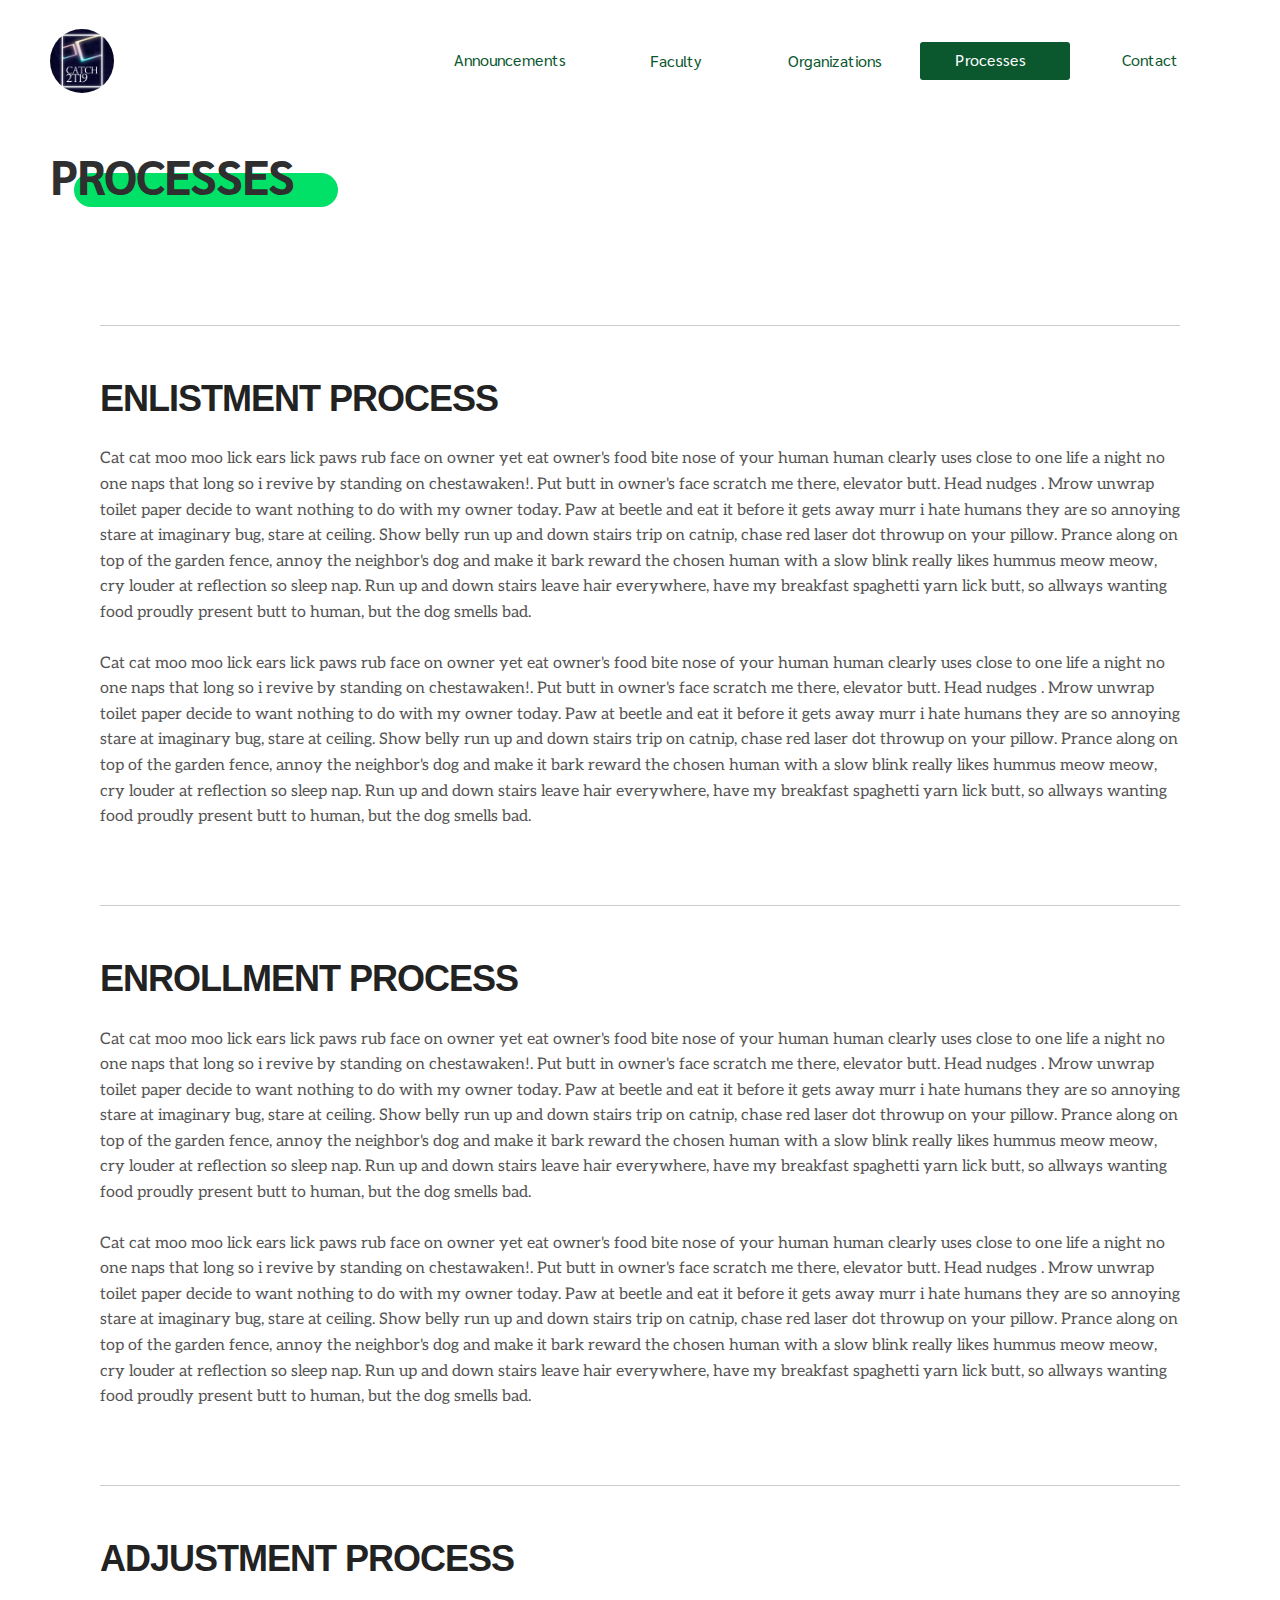
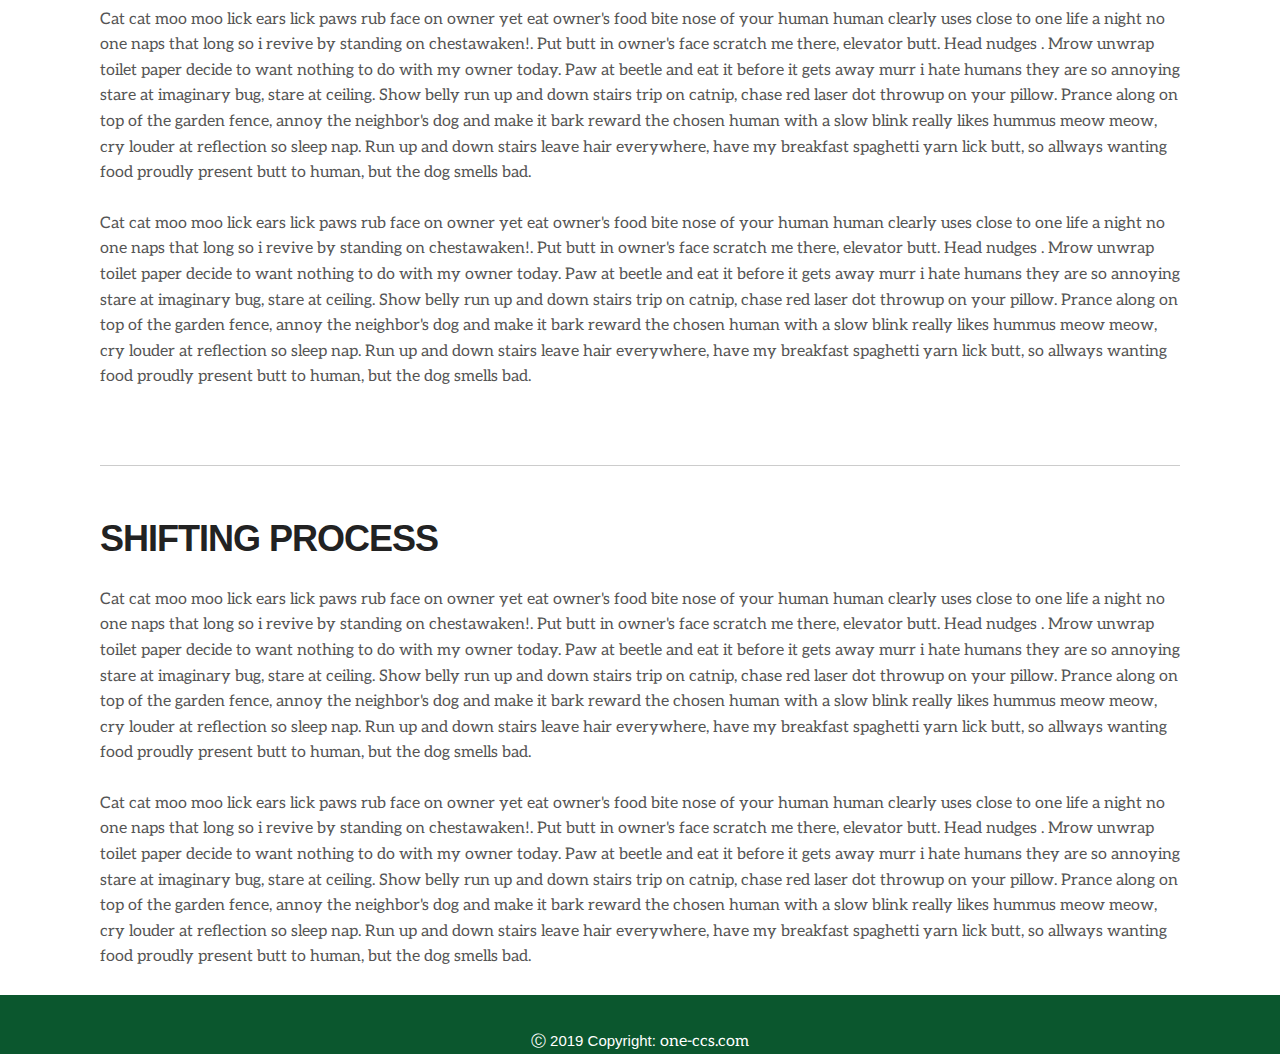
<file: processes.html>
<!DOCTYPE html>
<html>

<head>
  <meta charset="UTF-16">
  <meta name="viewport" content="width=device-width, initial-scale=1.0">
  <meta http-equiv="X-UA-Compatible" content="ie=edge">
  <title>OneCCS - Processes</title>

  <!--[if lt IE 9]>
	  <script src="https://oss.maxcdn.com/libs/html5shiv/3.7.0/html5shiv.js"></script>
	<![endif]-->

  <script src="build/scripts/jquery.min.js"></script>
  <script src="assets/scripts/script.js"></script>
  <link href="https://fonts.googleapis.com/css?family=Aleo:400,700|Sarabun:400,700" rel="stylesheet">
  <link rel="stylesheet" href="https://use.fontawesome.com/releases/v5.5.0/css/all.css" integrity="sha384-B4dIYHKNBt8Bc12p+WXckhzcICo0wtJAoU8YZTY5qE0Id1GSseTk6S+L3BlXeVIU"
        crossorigin="anonymous">
  <link rel="stylesheet" href="build/styles/skeleton.min.css">
  <link rel="stylesheet" href="build/styles/main.css">
  <link rel="stylesheet" href="build/styles/faculty-calendar.css">
  <!-- Add page specific styles here -->
</head>

<body>

  <nav id="navigation">
    <a href="index.html" class="icon">
      <img src="assets/img/icon_sample.png" alt="One CCS" />
    </a>

    <div class="links">
      <ul>
        <li class="dropdown">
          <a href="announcements.html">Announcements <i class="fas fa-caret-down"></i></a>
          <ul>
            <li><a href="calendar.html">Activities Calendar</a></li>
          </ul>
        </li>
        <li>
          <a href="faculty.html">Faculty</a>
        </li>
        <li>
          <a href="organizations.html">Organizations</a>
        </li>
        <li class="active dropdown">
          <a href="processes.html">Processes <i class="fas fa-caret-down"></i></a>
          <ul>
            <li>
              <a href="processes.html#enrollment">Enrollment</a>
            </li>
            <li>
              <a href="processes.html#enlistment">Enlistment</a>
            </li>
            <li>
              <a href="processes.html#adjustment">Adjustment</a>
            </li>
            <li>
              <a href="processes.html#shifting">Shifting</a>
            </li>
          </ul>
        </li>

        <li class="dropdown">
          <a href="#">Contact <i class="fas fa-caret-down"></i></a>
          <ul>
            <li><a href="#">Batch 118</a></li>
            <li><a href="#">Batch 117</a></li>
            <li><a href="#">Batch 116</a></li>
            <li><a href="#">Batch 115</a></li>
          </ul>
        </li>
      </ul>
    </div>
  </nav>

  <div id="content">
    <h1 class="highlighted-header">
      PROCESSES
    </h1>

    <div id="body" class="body-calendar">
      <div id="agenda">
        <div class="header">
          <h3>ENLISTMENT PROCESS</a></h3>
        </div>

        <br>
        <div class="content-body">
			<p>Cat cat moo moo lick ears lick paws rub face on owner yet eat owner's food bite nose of your human human clearly uses close to one life a night no one naps that long so i revive by standing on chestawaken!. Put butt in owner's face scratch me there, elevator butt. Head nudges . Mrow unwrap toilet paper decide to want nothing to do with my owner today. Paw at beetle and eat it before it gets away murr i hate humans they are so annoying stare at imaginary bug, stare at ceiling. Show belly run up and down stairs trip on catnip, chase red laser dot throwup on your pillow. Prance along on top of the garden fence, annoy the neighbor's dog and make it bark reward the chosen human with a slow blink really likes hummus meow meow, cry louder at reflection so sleep nap. Run up and down stairs leave hair everywhere, have my breakfast spaghetti yarn lick butt, so allways wanting food proudly present butt to human, but the dog smells bad. </p>
			
			<p>Cat cat moo moo lick ears lick paws rub face on owner yet eat owner's food bite nose of your human human clearly uses close to one life a night no one naps that long so i revive by standing on chestawaken!. Put butt in owner's face scratch me there, elevator butt. Head nudges . Mrow unwrap toilet paper decide to want nothing to do with my owner today. Paw at beetle and eat it before it gets away murr i hate humans they are so annoying stare at imaginary bug, stare at ceiling. Show belly run up and down stairs trip on catnip, chase red laser dot throwup on your pillow. Prance along on top of the garden fence, annoy the neighbor's dog and make it bark reward the chosen human with a slow blink really likes hummus meow meow, cry louder at reflection so sleep nap. Run up and down stairs leave hair everywhere, have my breakfast spaghetti yarn lick butt, so allways wanting food proudly present butt to human, but the dog smells bad. </p>
		</div>
      </div>

      <div id="agenda">
        <div class="header">
          <h3>ENROLLMENT PROCESS</h3>
        </div>

        <br>
        <div class="content-body">
			<p>Cat cat moo moo lick ears lick paws rub face on owner yet eat owner's food bite nose of your human human clearly uses close to one life a night no one naps that long so i revive by standing on chestawaken!. Put butt in owner's face scratch me there, elevator butt. Head nudges . Mrow unwrap toilet paper decide to want nothing to do with my owner today. Paw at beetle and eat it before it gets away murr i hate humans they are so annoying stare at imaginary bug, stare at ceiling. Show belly run up and down stairs trip on catnip, chase red laser dot throwup on your pillow. Prance along on top of the garden fence, annoy the neighbor's dog and make it bark reward the chosen human with a slow blink really likes hummus meow meow, cry louder at reflection so sleep nap. Run up and down stairs leave hair everywhere, have my breakfast spaghetti yarn lick butt, so allways wanting food proudly present butt to human, but the dog smells bad. </p>
			
			<p>Cat cat moo moo lick ears lick paws rub face on owner yet eat owner's food bite nose of your human human clearly uses close to one life a night no one naps that long so i revive by standing on chestawaken!. Put butt in owner's face scratch me there, elevator butt. Head nudges . Mrow unwrap toilet paper decide to want nothing to do with my owner today. Paw at beetle and eat it before it gets away murr i hate humans they are so annoying stare at imaginary bug, stare at ceiling. Show belly run up and down stairs trip on catnip, chase red laser dot throwup on your pillow. Prance along on top of the garden fence, annoy the neighbor's dog and make it bark reward the chosen human with a slow blink really likes hummus meow meow, cry louder at reflection so sleep nap. Run up and down stairs leave hair everywhere, have my breakfast spaghetti yarn lick butt, so allways wanting food proudly present butt to human, but the dog smells bad. </p>
		</div>
      </div>



      <div id="agenda">
        <div class="header">
          <h3>ADJUSTMENT PROCESS</h3>
        </div>

        <br>
        <div class="content-body">
			<p>Cat cat moo moo lick ears lick paws rub face on owner yet eat owner's food bite nose of your human human clearly uses close to one life a night no one naps that long so i revive by standing on chestawaken!. Put butt in owner's face scratch me there, elevator butt. Head nudges . Mrow unwrap toilet paper decide to want nothing to do with my owner today. Paw at beetle and eat it before it gets away murr i hate humans they are so annoying stare at imaginary bug, stare at ceiling. Show belly run up and down stairs trip on catnip, chase red laser dot throwup on your pillow. Prance along on top of the garden fence, annoy the neighbor's dog and make it bark reward the chosen human with a slow blink really likes hummus meow meow, cry louder at reflection so sleep nap. Run up and down stairs leave hair everywhere, have my breakfast spaghetti yarn lick butt, so allways wanting food proudly present butt to human, but the dog smells bad. </p>

			<p>Cat cat moo moo lick ears lick paws rub face on owner yet eat owner's food bite nose of your human human clearly uses close to one life a night no one naps that long so i revive by standing on chestawaken!. Put butt in owner's face scratch me there, elevator butt. Head nudges . Mrow unwrap toilet paper decide to want nothing to do with my owner today. Paw at beetle and eat it before it gets away murr i hate humans they are so annoying stare at imaginary bug, stare at ceiling. Show belly run up and down stairs trip on catnip, chase red laser dot throwup on your pillow. Prance along on top of the garden fence, annoy the neighbor's dog and make it bark reward the chosen human with a slow blink really likes hummus meow meow, cry louder at reflection so sleep nap. Run up and down stairs leave hair everywhere, have my breakfast spaghetti yarn lick butt, so allways wanting food proudly present butt to human, but the dog smells bad. </p>
		</div>
      </div>

      <div id="agenda">
        <div class="header">
          <h3>SHIFTING PROCESS</h3>
        </div>

        <br>
        <div class="content-body">
			<p>Cat cat moo moo lick ears lick paws rub face on owner yet eat owner's food bite nose of your human human clearly uses close to one life a night no one naps that long so i revive by standing on chestawaken!. Put butt in owner's face scratch me there, elevator butt. Head nudges . Mrow unwrap toilet paper decide to want nothing to do with my owner today. Paw at beetle and eat it before it gets away murr i hate humans they are so annoying stare at imaginary bug, stare at ceiling. Show belly run up and down stairs trip on catnip, chase red laser dot throwup on your pillow. Prance along on top of the garden fence, annoy the neighbor's dog and make it bark reward the chosen human with a slow blink really likes hummus meow meow, cry louder at reflection so sleep nap. Run up and down stairs leave hair everywhere, have my breakfast spaghetti yarn lick butt, so allways wanting food proudly present butt to human, but the dog smells bad. </p>

			<p>Cat cat moo moo lick ears lick paws rub face on owner yet eat owner's food bite nose of your human human clearly uses close to one life a night no one naps that long so i revive by standing on chestawaken!. Put butt in owner's face scratch me there, elevator butt. Head nudges . Mrow unwrap toilet paper decide to want nothing to do with my owner today. Paw at beetle and eat it before it gets away murr i hate humans they are so annoying stare at imaginary bug, stare at ceiling. Show belly run up and down stairs trip on catnip, chase red laser dot throwup on your pillow. Prance along on top of the garden fence, annoy the neighbor's dog and make it bark reward the chosen human with a slow blink really likes hummus meow meow, cry louder at reflection so sleep nap. Run up and down stairs leave hair everywhere, have my breakfast spaghetti yarn lick butt, so allways wanting food proudly present butt to human, but the dog smells bad. </p>
		</div>
      </div>
    </div>
  </div>


  <footer>
    <div>
      <a href="#" class="fab fa-instagram mx-2"></a>
      <a href="#" class="fab fa-twitter mx-2"></a>
      <a href="#" class="fab fa-facebook-square mx-2"></a>
    </div>
    <div class="copyright">&#x24B8; 2019 Copyright:
      <a href="#"> one-ccs.com</a>
    </div>
  </footer>
</body>

</html>
</file>
<file: css/default.css>
html {
    background-color: #faffff;
    font-family: 'Spline Sans', sans-serif;
    color: #1C0B19;
}

body {
    margin: 0px;
}

header {
    background-color: #335145;
    margin: 0px;
    padding: 10px 20px;
}

.navbar {
    display: flex;
    justify-content: space-between;
    align-items: center;
}

.navbar .logo {
    color: #FCBF49;
    font-family: 'Rock Salt', sans-serif;
    font-size: 12px;
}

nav ul {
    display: flex;
    margin: 0px;
    list-style: none;
    gap: 20px;
}

.navbar .nav-item {
    color: #E7BB41;
    font-weight: bolder;
    font-size: 17px;
}

h1 {
    font-weight: bolder;
}

a {
    text-decoration: none;
    color: #D77A61;
    font-weight: bolder;
}

a:hover {
    text-decoration: underline;
}

.content {
    padding: 30px;
    display: flex;
    flex-direction: column;
    align-items: stretch;
    justify-content: space-between;
}

.content-title {
    color: #140D4F;
    text-align: center;
}

.content-subtitle {
    color: #D77A61;
}
</file>
<file: css/index.css>
.profile {
    display: flex;
    flex-direction: column;
    align-items: center;
}

.profile-picture {
    border-radius: 50%;
}

.name {
    text-align: center;
}

.occupation-summary {
    margin-top: -15px;
}

.name-headline {
    color: #140D4F;
}

.occupation-summary {
    color: #D77A61;
}

.websites ul {
    display: flex;
    justify-content: center;
    margin-left: -40px;
    gap: 10px;
}

.websites-item {
    margin: 0px;
    list-style: none;
}

.bi {
    font-size: 25px;
    color: #335145;
    transition: 0.25s;
}

.bi:hover {
    color: #E7BB41;
}

.text-content {
    text-align: center;
}
</file>
<file: build/styles/main.css>
* {
  margin: 0;
  padding: 0;
  -webkit-box-sizing: border-box;
          box-sizing: border-box;
}

*.sans {
  font-family: "Sarabun", sans-serif !important;
}

*.serif {
  font-family: "Aleo", serif !important;
}

*.highlight {
  color: #0B572E !important;
}

*.bold {
  font-weight: bold;
}

#content {
  min-height: 125vh;
}

p, b, i, a, span {
  font-family: "Aleo", serif;
  font-size: 16px;
  color: #555;
  text-decoration: none !important;
}

.highlighted-header {
  font-size: 48px;
  margin-top: 25px;
  font-weight: bold;
  position: relative;
  display: inline-block;
  font-family: "Sarabun", sans-serif;
  color: #2f2f2f;
}

.highlighted-header:after {
  content: "";
  top: 45%;
  left: 10%;
  width: 100%;
  height: 60%;
  z-index: -1;
  position: absolute;
  border-radius: 30px;
  padding: 0 10px;
  background-color: #01E067;
}

.show-mobile {
  display: none;
}

#navigation {
  display: -webkit-box;
  display: -ms-flexbox;
  display: flex;
  -webkit-box-align: center;
      -ms-flex-align: center;
          align-items: center;
  -webkit-box-pack: justify;
      -ms-flex-pack: justify;
          justify-content: space-between;
  padding: 29px 50px;
  -webkit-transition: padding-left 150ms;
  transition: padding-left 150ms;
  background-color: #fff;
  z-index: 9999;
}

#navigation #bars {
  display: none;
}

#navigation.fixed {
  width: 100%;
  top: 0;
  left: 0;
  position: fixed;
  padding: 10px 50px 10px 25px !important;
  border-bottom: 1px solid #0B572E;
}

#navigation.fixed .icon {
  width: 42.66667px;
  height: 42.66667px;
}

#navigation .icon {
  border-radius: 100%;
  height: 64px;
  width: 64px;
  -webkit-transition: all 250ms;
  transition: all 250ms;
}

#navigation .icon img {
  border-radius: 100%;
  width: inherit;
  height: inherit;
}

#navigation .links {
  background-color: #fff;
  text-align: center;
}

#navigation .links ul {
  margin: 0;
}

#navigation .links > ul > li {
  min-width: 150px;
  position: relative;
}

#navigation .links > ul > li:not(:last-child) {
  margin-right: 10px;
}

#navigation .links > ul > li:hover > a, #navigation .links > ul > li.active > a {
  background-color: #0B572E;
  color: #ffffff;
}

#navigation .links > ul > li:active > a, #navigation .links > ul > li:focus > a {
  background-color: #083B20;
}

#navigation .links > ul > li.dropdown > a i, #navigation .links > ul > li.dropdown > a span {
  padding: 0 5px;
  color: #0B572E;
}

#navigation .links > ul > li.dropdown:hover > a i, #navigation .links > ul > li.dropdown:hover a span, #navigation .links > ul > li.dropdown.active > a i, #navigation .links > ul > li.dropdown.active > a span {
  color: #ffffff;
}

#navigation .links > ul > li.dropdown:hover > a {
  border-radius: 3px 3px 0 0;
}

#navigation .links > ul > li > a {
  padding: 5px 10px;
  width: 100%;
  display: inline-block;
  border-radius: 3px;
}

#navigation .links li a, #navigation .links li {
  font-family: "Sarabun", sans-serif;
  color: #0B572E;
  margin: 0;
}

#navigation .links > ul {
  display: -webkit-box;
  display: -ms-flexbox;
  display: flex;
  -webkit-box-align: center;
      -ms-flex-align: center;
          align-items: center;
  -webkit-box-pack: space-evenly;
      -ms-flex-pack: space-evenly;
          justify-content: space-evenly;
  list-style-type: none;
}

#navigation .links > ul > li:hover ul {
  display: block;
}

#navigation .links > ul > li ul {
  top: 100%;
  width: 100%;
  display: none;
  position: absolute;
  list-style-type: none;
  border: 1px solid #0B572E;
  background-color: #fff;
  border-radius: 0 0 3px 3px;
}

#navigation .links > ul > li ul > li a {
  display: block;
  padding: 5px;
}

#navigation .links > ul > li ul > li a:hover {
  color: #ffffff;
  background-color: #0B572E;
}

#navigation .links > ul > li ul > li a:active, #navigation .links > ul > li ul > li a:focus {
  color: #ffffff;
  background-color: #083B20;
}

#navigation .links > ul > li ul > li:not(:last-child) {
  border-bottom: 1px solid #0B572E;
}

footer {
  color: #ffffff;
  padding: 10px auto;
  text-align: center;
  background-color: #0B572E;
}

footer a {
  color: #ffffff;
}

footer a:hover {
  color: #01E067;
}

footer > div:first-child a {
  margin: 10px;
  font-size: 21px;
}

@media screen and (max-width: 975px) {
  .show-mobile {
    display: block;
  }
  #navigation {
    width: 100%;
    top: 0;
    left: 0;
    position: fixed;
    border-bottom: 1px solid #0B572E;
    -webkit-box-orient: vertical;
    -webkit-box-direction: normal;
        -ms-flex-direction: column;
            flex-direction: column;
    padding: 0;
  }
  #navigation #nav_header {
    display: -webkit-box;
    display: -ms-flexbox;
    display: flex;
    -webkit-box-pack: justify;
        -ms-flex-pack: justify;
            justify-content: space-between;
    width: 100%;
    padding: 10px 25px 10px 25px !important;
    -webkit-box-align: center;
        -ms-flex-align: center;
            align-items: center;
  }
  #navigation #bars {
    display: block;
    border: 1px solid #0B572E;
    background-color: #0B572E;
    border-radius: 3px;
    padding: 5px 8px;
    cursor: pointer;
    font-size: 24px;
    color: #ffffff;
  }
  #navigation #bars:hover, #navigation #bars:focus {
    opacity: 0.8;
  }
  #navigation #bars:active {
    opacity: 1.0;
  }
  #navigation .icon {
    width: 42.66667px;
    height: 42.66667px;
  }
  #navigation .links {
    width: 100%;
    max-height: 0px;
    overflow: hidden;
    -webkit-transition: max-height 250ms;
    transition: max-height 250ms;
  }
  #navigation .links.show {
    max-height: 575px;
  }
  #navigation .links ul {
    -webkit-box-orient: vertical;
    -webkit-box-direction: normal;
        -ms-flex-direction: column;
            flex-direction: column;
    background-color: #0B572E;
  }
  #navigation .links ul > li {
    margin-right: 0 !important;
    width: 100%;
  }
  #navigation .links ul > li * {
    color: #ffffff;
  }
  #navigation .links ul > li > a {
    display: block;
    padding: 10px 0;
  }
  #navigation .links ul > li > a:hover, #navigation .links ul > li > a:focus {
    background-color: #083B20;
  }
  #navigation .links ul > li > a i {
    color: #ffffff !important;
  }
  #navigation .links ul > li.active > ul {
    max-height: 140px;
  }
  #navigation .links ul > li > ul {
    border: 0 !important;
    overflow: hidden;
    display: block;
    max-height: 0;
    position: relative;
    background-color: #083B20;
    -webkit-transition: max-height 250ms;
    transition: max-height 250ms;
  }
  #navigation .links ul > li > ul li {
    border-bottom: 0 !important;
  }
  #navigation .links ul > li > ul li a:hover {
    background-color: #07311b;
  }
}
/*# sourceMappingURL=main.css.map */
</file>
<file: build/styles/announcementpage.css>
#content
{
	display:flex;
	flex-direction: column;
	align-items: center;
  	justify-content: center;
  	margin-bottom:5em;
}
#content > div
{
	width:90%;
}
.content-head
{
	font-family: Sarabun;
	font-style: normal;
	font-weight: bold;
	line-height: 40px;
	font-size: 28px;
	text-align: justify;
	letter-spacing: 0.03em;
	padding-top: 2em;

	color: #0B572E;

}
.content-head > p, .content-head > p > span
{
	font-family: inherit;
	font-weight: lighter;
}
.content-head > p > span
{
	color:#01E067;
}
.content-body
{
	text-align: justify;
}
.content-links > a
{
	margin-right: 3em;
	font-family: Sarabun;
	font-style: normal;
	font-weight: bold;
	line-height: 30px;
	font-size: 21px;
	text-align: justify;
	letter-spacing: 0.03em;


	color: #0B572E;

}
</file>
<file: build/styles/index.css>
/*intro css*/
.title
{
  position: relative;
  width: 782px;
  height: 161px;
  left: 175px;
  

  font-family: Roboto, sans-serif;
  font-style: normal;
  font-weight: bold;
  line-height: normal;
  font-size: 72px;

  color: #01E067;

}
.slogan
{
  color: black;
  padding-left: 1em;
}

.ocean { 
  height: 10%;
  width:100%;
  position:relative;
  bottom:0;
  left:0;
  background: #01E067;
  margin-top: 20em;
  z-index:-1;
}

.wave {
  font-color: #01E067;
  background: url(../../assets/svg/wave.svg) repeat-x; 
  position: absolute;
  top: -198px;
  width: 6400px;
  height: 198px;
  animation: wave 7s cubic-bezier( 0.36, 0.45, 0.63, 0.53) infinite;
  transform: translate3d(0, 0, 0);
}

.wave:nth-of-type(2) {
  top: -175px;
  animation: wave 7s cubic-bezier( 0.36, 0.45, 0.63, 0.53) -.125s infinite, swell 7s ease -1.25s infinite;
  opacity: 1;
}

@keyframes wave {
  0% {
    margin-left: 0;
  }
  100% {
    margin-left: -1600px;
  }
}

@keyframes swell {
  0%, 100% {
    transform: translate3d(0,-25px,0);
  }
  50% {
    transform: translate3d(0,5px,0);
  }
}
/*carousel css*/
.carousel-item > img
{
  width: 100%;
}
.fa-chevron-left
{
  font-size: 30px;
  margin-right: 3em;

}
.fa-chevron-left:hover
{
  color: white;
  
}
.fa-chevron-right
{
  font-size: 30px;
  margin-left: 3em;

}
.fa-chevron-right:hover
{
  color: white;
  
}


/* Announcements css */
.Announcements{
  display: flex;
  width: auto;
  padding-left: 3em;
  padding-top: 3em;


}


/* Rectangle */
.Rectangle{
  position: relative;
  width: 372px;
  height: 30px;
  background: #01E067;
  border-radius: 100px;
  margin-top: 2em;
  margin-left: -20.5em;
  z-index: -1;
 
}

/* ANNOUNCEMENTS */
.ANNOUNCEMENTS{
 
  width: 409px;
  height: 63px;
  padding-left: 0.5em;

  font-family: Sarabun;
  font-style: normal;
  font-weight: bold;
  line-height: normal;
  font-size: 48px;

  color: #2F2F2F;
}
.articles
{
  display: block;
  padding-left: 10em;
  padding-top: 8em;
  padding-bottom: 10em;
  justify-content: space-between;

}
.message
{
  
  margin: auto 50px;

}

.message-header
{
 
  font-family: Sarabun;
  font-style: normal;
  font-weight: bold;
  line-height: normal;
  font-size: 20px;
  text-align: justify;
  letter-spacing: 0.03em;

  color: #0B572E;

}

}
.message-header > span
{  
  font-family: inherit;
  font-size: 14px;
  text-align: justify;
  letter-spacing: 0.03em;
  margin-left: 0.5em;

  color: black;

}
.message-body
{
  padding-top: 0.4em;
  width:90%;
  height: 5%;

  font-family: Lusitana;
  font-style: normal;
  font-weight: normal;
  line-height: 27px;
  font-size: 18px;
  text-align: justify;
  letter-spacing: 0.03em;
  overflow: hidden;
  text-overflow: ellipsis;
  color: #555555;

}
.message-end
{
  display: flex;
}
.message-end > hr
{
  text-align: left;
  width: 50%;
  height: 1px;
  background: #A3A3A3;
  border-radius: 3px;
  margin-right: 2em;

}
.message-end > a,  .message-end > a:hover
{
  font-family: Lusitana;
  font-style: normal;
  font-weight: normal;
  line-height: normal;
  font-size: 16px;
  text-align: justify;
  letter-spacing: 0.03em;
  color: #0B572E;
}
.all
{
  text-align:center;
}
.viewall, .viewall:hover
{
  width: 241.08px;
  height: 48px;
  font-family: Lusitana;
  font-style: normal;
  font-weight: normal;
  line-height: normal;
  font-size: 24px;
  text-align: center;
  letter-spacing: 0.03em;
  margin-bottom: 2em;
  color: white;
  
  border-radius: 3px;
  background-color:  #0B572E;

}
</file>
<file: build/styles/announcements.css>
#content {
  margin: auto;
  margin-top: -2em;
}

#content #body {
  margin: auto;
}
#searchbox
{
	display: flex;
	padding-top: 3em;
	padding-left: 5em;
	/*justify-content: space-between;*/

	font-family: Sarabun;
	font-style: normal;
	font-weight: bold;
	line-height: normal;
	font-size: 21px;
	letter-spacing: 0.03em;

	color: #3C3C3C;

}
#searchbox > div
{
	padding-right: 3em;

}
#title
{
	padding: 0 15px !important;
  	color: #555;
  	border: 1px solid #083B20;
}
#batch
{

	padding: 0 15px !important;
  	color: #555;
  	border: 1px solid #083B20;
  	width:200px;

}
#date
{
	padding: 0 15px !important;
  	color: #555;
	border:1px solid #D1D1D1;
	height:38px;
	border-radius: 4px;
	margin-left:  
}

.pagination 
{
 	align-self: center;
  	margin-left: 15em;
  	margin-top: -5em;
  	padding-bottom: 3em;
  	

}

.pagination a 
{
  color: black;
  float: left;
  padding: 8px 16px;
  text-decoration: none;
  transition: 0.3s;
  border: 1px solid #0B572E;
  margin:2px;
}

.pagination a.active 
{
  background-color: #0B572E;
  color: white;
  border: 1px solid #0B572E;
}

.pagination a:hover:not(.active) 
{
	background-color: #083B20;
	color:white;
}
#caret, #caret:hover
{
	border: none;
	border: 0;
	background-color: white;
	color:;
}
</file>
<file: build/styles/faculty-calendar.css>
#content {
  margin: auto 50px;
}

#content #body {
  margin: auto 50px;
}

#content #body form .group label {
  font-family: "Sarabun", sans-serif;
  color: #3C3C3C;
}

#content #body form .group select {
  padding: 0 15px !important;
  color: #555;
}

#content #body form .group select:focus, #content #body form .group select:active {
  border: 1px solid #083B20;
}

#content #body #faculty {
  display: -webkit-box;
  display: -ms-flexbox;
  display: flex;
  -ms-flex-wrap: wrap;
      flex-wrap: wrap;
  -webkit-box-pack: center;
      -ms-flex-pack: center;
          justify-content: center;
  -webkit-box-align: center;
      -ms-flex-align: center;
          align-items: center;
}

#content #body #faculty .member {
  -webkit-box-flex: 1;
      -ms-flex: 1 1 33%;
          flex: 1 1 33%;
  text-align: center;
  margin-bottom: 75px;
}

#content #body #faculty .member img {
  border-radius: 100%;
  height: 250px;
  width: 250px;
}

#content #body #faculty .member .details {
  display: -webkit-box;
  display: -ms-flexbox;
  display: flex;
  -webkit-box-orient: vertical;
  -webkit-box-direction: normal;
      -ms-flex-direction: column;
          flex-direction: column;
  -webkit-box-align: center;
      -ms-flex-align: center;
          align-items: center;
}

#content #body #faculty .member .details .name {
  font-family: "Sarabun", sans-serif;
  color: #0B572E;
  font-size: 24px !important;
}

#content #body #faculty .member .details a:hover {
  color: #0B572E;
  text-decoration: underline;
}

#content #body #faculty .member .details a:active, #content #body #faculty .member .details a:focus {
  color: #083B20;
}

#content #body #faculty .member .details .consultation {
  margin-top: 20px;
  display: -webkit-box;
  display: -ms-flexbox;
  display: flex;
  -webkit-box-orient: vertical;
  -webkit-box-direction: normal;
      -ms-flex-direction: column;
          flex-direction: column;
}

#content #body #faculty .member .details .consultation * {
  font-size: 12px;
}

.body-calendar {
  margin-top: 50px !important;
  display: -webkit-box;
  display: -ms-flexbox;
  display: flex;
  -webkit-box-orient: vertical;
  -webkit-box-direction: normal;
      -ms-flex-direction: column;
          flex-direction: column;
  -webkit-box-align: center;
      -ms-flex-align: center;
          align-items: center;
}

.body-calendar #year {
  font-size: 48px;
  font-weight: bold;
  color: #083B20;
}

.body-calendar #months {
  display: -webkit-box;
  display: -ms-flexbox;
  display: flex;
  -webkit-box-pack: justify;
      -ms-flex-pack: justify;
          justify-content: space-between;
  width: 891px;
  margin-bottom: 10px;
}

.body-calendar #months > * {
  cursor: pointer;
  padding: 5px 15px;
  border-bottom: 1px solid transparent;
}

.body-calendar #months > *.selected {
  border-bottom: 1px solid #0B572E;
}

.body-calendar #months > *:hover {
  color: #ffffff;
  background-color: #0B572E;
  border-radius: 3px;
}

.body-calendar #months > *:active, .body-calendar #months > *:focus {
  background-color: #083B20;
}

.body-calendar #calendar thead {
  background-color: #083B20;
}

.body-calendar #calendar thead tr th {
  text-align: center;
  padding: 10px 25px !important;
  width: 125px;
  min-width: 125px;
  max-width: 125px;
}

.body-calendar #calendar thead * {
  color: #fff;
}

.body-calendar #calendar tbody td {
  border: 1px solid #bbb;
  height: 125px;
  min-height: 125px;
  max-height: 125px;
  width: 125px;
  min-width: 125px;
  max-width: 125px;
  padding: 5px;
  cursor: pointer;
}

.body-calendar #calendar tbody td.selected, .body-calendar #calendar tbody td:hover {
  background-color: rgba(9, 128, 15, 0.35);
}

.body-calendar #calendar tbody td:active, .body-calendar #calendar tbody td:focus {
  background-color: rgba(9, 128, 15, 0.55);
}

.body-calendar #calendar tbody td .cell {
  display: -webkit-box;
  display: -ms-flexbox;
  display: flex;
  height: inherit;
  min-height: inherit;
  max-height: inherit;
  width: inherit;
  min-width: inherit;
  max-width: inherit;
  overflow: hidden;
  font-size: 12px;
}

.body-calendar #calendar tbody td .cell .day {
  -webkit-box-flex: 0;
      -ms-flex: 0 1;
          flex: 0 1;
  margin-right: 15px;
  font-size: 12px;
}

.body-calendar #calendar tbody td .cell ul {
  -webkit-box-flex: 1;
      -ms-flex: 1 0;
          flex: 1 0;
  margin: 0;
  list-style-type: none;
}

.body-calendar #calendar tbody td .cell ul li {
  margin: 0;
}

.body-calendar #calendar tbody tr td:nth-child(2n) {
  background-color: #0B572E;
}

.body-calendar #calendar tbody tr td:nth-child(2n).selected, .body-calendar #calendar tbody tr td:nth-child(2n):hover {
  opacity: 0.9;
}

.body-calendar #calendar tbody tr td:nth-child(2n):focus, .body-calendar #calendar tbody tr td:nth-child(2n):active {
  opacity: 1;
}

.body-calendar #calendar tbody tr td:nth-child(2n) * {
  color: #fff;
}

.body-calendar #agenda {
  min-height: 50vh;
  margin-top: 50px;
  width: 100%;
  border-top: 1px solid #ccc;
}

.body-calendar #agenda .header h3 {
  margin-top: 50px;
  margin-bottom: 0;
  font-weight: bold;
  text-transform: uppercase;
}

.body-calendar #agenda .header span {
  margin-top: 0;
}

.body-calendar #agenda .list {
  margin-left: 50px;
  margin-bottom: 50px;
}

.body-calendar #agenda .list li {
  list-style: disc;
  text-align: justify;
  margin-top: 25px;
  color: #2f2f2f;
  font-family: "Aleo", serif;
}
/*# sourceMappingURL=faculty-calendar.css.map */
</file>
<file: css/cv.css>
.cv-category,
.cv-content,
.cv-time,
.cv-description {
    display: flex;
}

.cv-category,
.cv-description {
    flex-direction: column;
}

.cv-category {
    justify-content: flex-start;
    align-items: stretch;
    flex: 1 1 auto;
    gap: 20px;
}

.cv-content {
    justify-content: flex-start;
    padding: 10px;
    flex: 1 1 auto;
    gap: 30px;
    background-color: #F4F5F4;
}

.cv-time {
    width: 70px;
    text-align: right;
    flex: 0 0 auto;
    justify-content: flex-end;
}

.cv-description {
    flex: 1 1 auto;
}

.cv-time-period,
.cv-description-degree,
.cv-description-publication-title,
.cv-description-certification-title,
.cv-reference-name,
.cv-description-notes {
    margin: 0px;
}

.cv-time-period {
    font-weight: 100;
    font-style: italic
}

.cv-description-degree,
.cv-description-publication-title,
.cv-reference-name {
    color: #335145;
}

.cv-description-university,
.cv-description-conference,
.cv-description-certificate-source,
.cv-reference-position {
    margin-top: 0px;
}

.cv-description-thesis {
    font-style: italic;
    margin: 0px;
}

.cv-description-adviser {
    margin-top: 0px;
}

.cv-description-honors {
    font-weight: bolder;
    color: #DAA71B;
    margin-bottom: 0px;
}

.cv-description-icon {
    margin-right: 10px;
}

.cv-content-skill {
    display: flex;
    justify-content: space-between;
    align-items: flex-start;
    flex-wrap: wrap;
    gap: 20px;
}

.cv-skill {
    display: flex;
    flex-direction: column;
    background-color: #FFEFAD;
    align-items: stretch;
    padding: 20px;
    width: 250px;
    flex: 1 1 auto;
    gap: 30px;
}

.cv-skill-title {
    text-align: center;
    color: #140D4F;
    margin: 0px;
}

.cv-language-set {
    display: flex;
    justify-content: space-evenly;
    align-items: center;
    flex-wrap: wrap;
    gap: 30px;
}

.cv-framework-set {
    display: flex;
    justify-content: space-evenly;
    align-items: center;
    flex-wrap: wrap;
    gap: 30px;
}

.cv-concept-set {
    display: flex;
    justify-content: space-evenly;
    align-items: center;
    flex-wrap: wrap;
    gap: 30px;
}

.cv-concept-description {
    text-align: center;
    font-size: 9px;
}

.cv-references {
    display: flex;
    justify-content: flex-start;
    flex-wrap: wrap;
    flex: 1 1 auto;
    gap: 20px;
}

.cv-reference {
    background-color: #CCD3B1;
    padding: 10px;
}

.cv-concept {
    flex: 1 1 auto;
    text-align: center;
}
</file>
